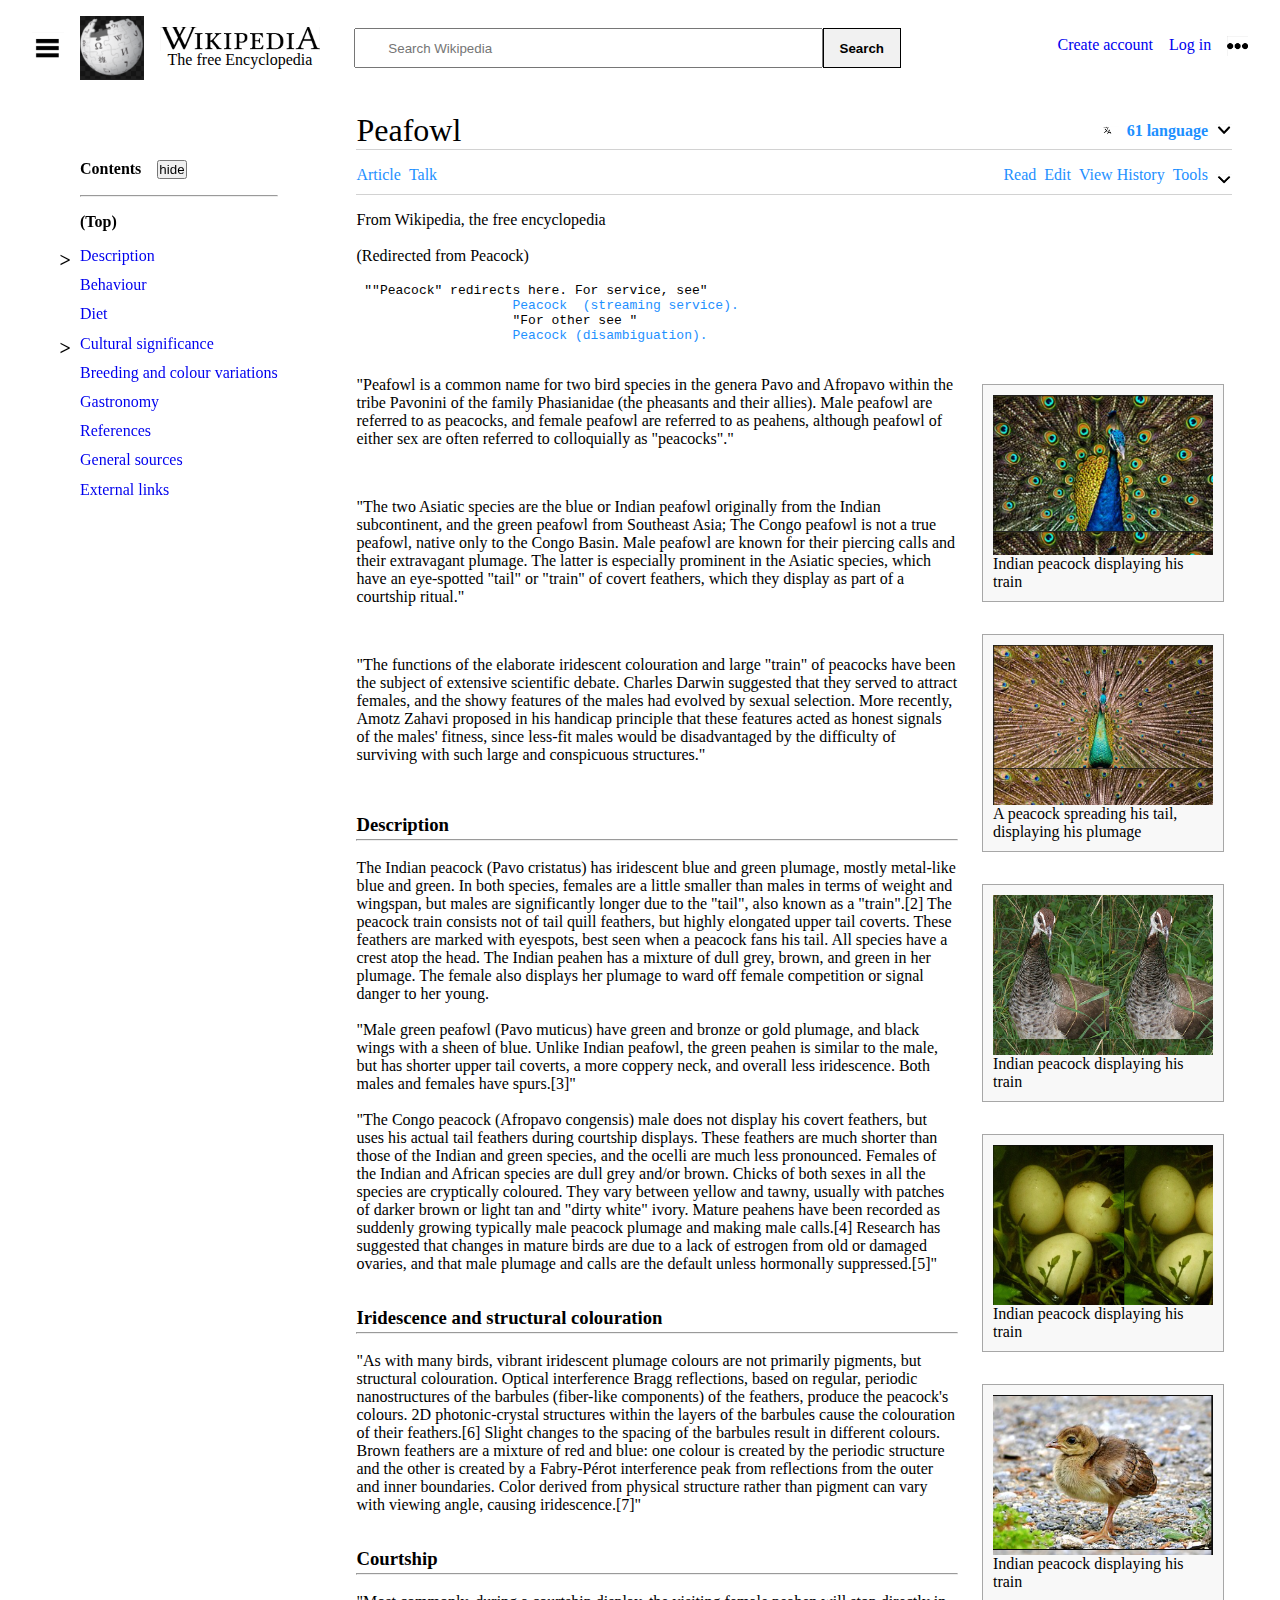
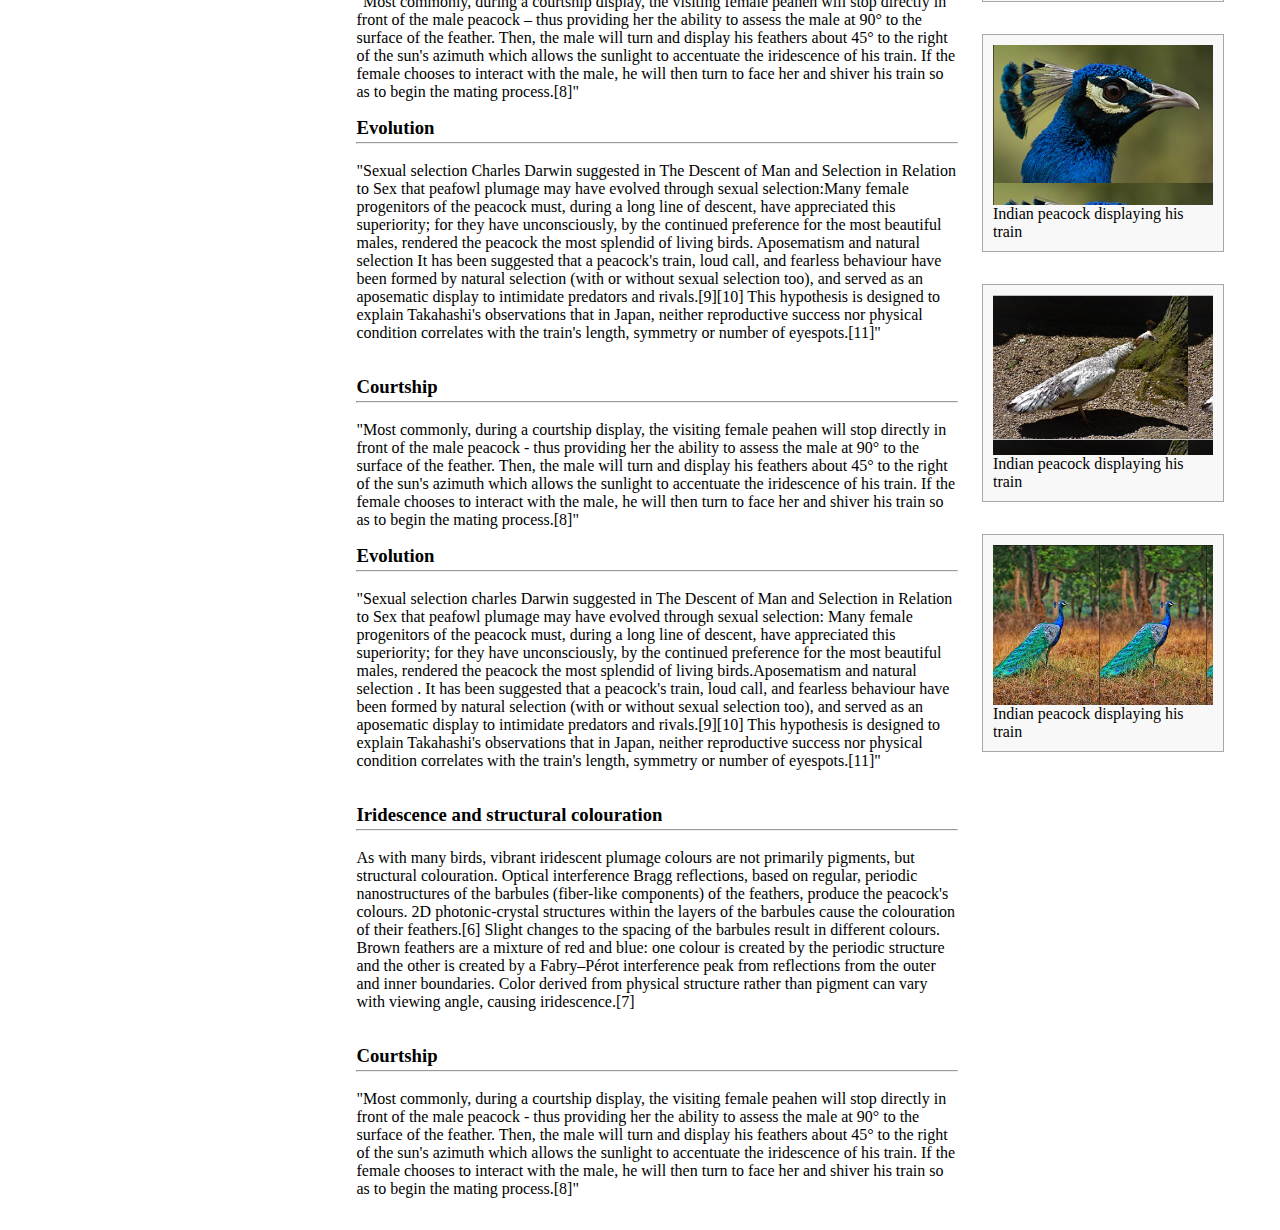
<file: Assignment3/index.html>
<!DOCTYPE html>
<html lang="en">
<meta http-equiv="content-type" content="text/html;charset=UTF-8" />
<meta charset="UTF-8">
<meta name="viewport" content="width=device-width, initial-scale=1.0">
<title>Document</title>
<link rel="stylesheet" href="style.css">

</head>

<body>
    <div class="wrapper">
        <!-- Nav bar -->
    <div class="Navbar">
     <div class="logo">
    <div class="triple-line"> </div>
    <div class="symbol"></div>
    <div class="logo-name">
    <div class="logo-name-img"></div>
    <p>The free Encyclopedia</p>
    </div>
     </div>
     <div class="search-box">
    <i class="fa fa-search" style="position: absolute;  left: 0.5rem; "> </i>
      <input type="text" placeholder="Search Wikipedia" style="padding-left: 2rem; width: 70%; height: 100%;">
    <button class="search-btn">Search</button>
    </div>
     <ul class="nav-list">
         <li><a href='index.html'>Create account</a></li>
          <li><a href="contact.html">Log in</a></li>
          <li><a href="contact.html"><img src="image1.png"style="width: 1.3rem ">
        </a>
        </li>
        </ul>
        </div>
        <!-- landing page -->
        <div class="landing-page">
         <div class="left-sidebar">
            <div id="content-head">
              <h4>Contents</h4>
                <button>hide</button>
                </div>
            <hr>
            <h4>(Top)</h4>
            <ul class="discription">
            <li class="discription-link">
            <p class="grater-symbol grater-symbol1 rotate transition">></p>
             <a href='>'>Description</a>
            <ul class="discription discription-sublist discription-sublist1 sublist active">
            <li><a href='>'>Iridescence and structural colouration</a></li>
            <li><a href="about.html">Courtship</a></li>
            <li><a href="contact.html">Evolution</a></li>
            <ul class=" discription  discription-sublist discription-sublist1">
                 <li><a href='>'>Sexual selection</a></li>
                 <li><a href="about.html">Aposematism and natural selection</a></li>
                <li><a href="contact.html">Female choice</a></li>
                <li><a href="contact.html">Plumage colours as attractants</a></li>
                <li><a href="contact.html">Redundant signal hypothesis</a></li>
                </ul>
                </ul>
                 </li>
                 <li><a href="contact.html">Behaviour</a></li>
                 <li><a href="contact.html">Diet</a></li>
                 <li class="discription-link">
                    <p class="grater-symbol grater-symbol2 roatate transition">></p>
                    <a href="contact.html">Cultural significance</a>
                        <ul class=" discription  discription-sublist discription-sublist2">
                        <li><a href='>'>Sexual selection</a></li>
                        <li><a href="about.html">Aposematism and natural selection</a></li>
                        <li><a href="contact.html">Female choice</a></li>
                        <li><a href="contact.html">Plumage colours as attractants</a></li>
                        <li><a href="contact.html">Redundant signal hypothesis</a></li>
                        </ul>
                </li>
              <li><a href="contact.html">Breeding and colour variations</a></li>
                    <li><a href="contact.html">Gastronomy</a></li>
                    <li><a href="contact.html">References</a></li>
                    <li><a href="contact.html">General sources</a></li>
                    <li><a href="contact.html">External links</a></li>
                </ul>
            </div>
            <div class="main-content-page">
                <div class="maincontent-headbar">
                    <p style="font-size: 2rem;">Peafowl</p>
                    <div class="language">
                        <img src="image2.png" class="down-btn" alt>
                        <p style="color: dodgerblue; font-weight: 600;">61 language</p>
                        <img src="image3.png" class="down-btn"></img>
                    </div> 
                </div>
                <div class="maincontent-nabbar">
                    <ul class="article-bar">
                        <div class="articlebar-eachcontent">
                            <li><a href='>'>Article</a></li>
                            <div class="dash"></div>
                        </div>
                        <div class="articlebar-eachcontent">
                            <li class="talk-button">
                            <a href='>'>Talk</a></li>
                            <div class="dash"></div>
                        </div>
                    </ul>

                    <ul class="list-bar">
                        <div class="articlebar-eachcontent">
                            <li><a href='>'>Read</a></li>
                            <div class="dash"></div>
                        </div>
                        <div class="articlebar-eachcontent">
                            <li><a href="about.html">Edit</a></li>
                            <div class="dash"></div>
                        </div>
                        <div class="articlebar-eachcontent">
                            <li><a href="contact.html">View History</a></li>
                            <div class="dash"></div>
                        </div>
                        <div class="articlebar-eachcontent">
                            <li><a href="contact.html">Tools</a></li>
                            <div class="dash"></div>
                        </div>
                        <img src="image3.png" class="down-btn"></img>
                    </ul>
                </div>
                <div class="content-bar">
                    <p>From Wikipedia, the free encyclopedia</p>
                    <br>
                    <P>(Redirected from Peacock)</P>
                    <br>
                    <pre> ""Peacock" redirects here. For service, see"
                    <span style="color: dodgerblue;">Peacock  (streaming service).</span> 
                    "For other see "
                    <span style="color: dodgerblue; ">Peacock (disambiguation).</span>
                    </pre>
                    <br>
                    <div class="paragraph-image-box">
                        <div class="paragraph-box">
                            <p>
                             "Peafowl is a common name for two bird species in the genera Pavo and Afropavo within the
                             tribe Pavonini of the family Phasianidae (the pheasants and their allies). Male peafowl
                             are referred to as peacocks, and female peafowl are referred to as peahens, although
                             peafowl of either sex are often referred to colloquially as "peacocks"."</p>
                            <br>
                            <p>
                                "The two Asiatic species are the blue or Indian peafowl originally from the Indian
                                subcontinent, and the green peafowl from Southeast Asia; The Congo peafowl is not a true
                                peafowl, native only to the Congo Basin. Male peafowl are known for their piercing calls
                                and their extravagant plumage. The latter is especially prominent in the Asiatic
                                species, which have an eye-spotted "tail" or "train" of covert feathers, which they
                                display as part of a courtship ritual."</p>
                            <br>
                            <p>
                                "The functions of the elaborate iridescent colouration and large "train" of peacocks have
                                been the subject of extensive scientific debate. Charles Darwin suggested that they
                                served to attract females, and the showy features of the males had evolved by sexual
                                selection. More recently, Amotz Zahavi proposed in his handicap principle that these
                                features acted as honest signals of the males' fitness, since less-fit males would be
                                disadvantaged by the difficulty of surviving with such large and conspicuous structures."
                            </p>
                            <br>

                            <div class="description-box">
                                <h3 style="padding-bottom: 3px;">Description</h3>
                                <hr>
                                <br>
                                <P>The Indian peacock (Pavo cristatus) has iridescent blue and green plumage, mostly
                                    metal-like blue and green. In both species, females are a little smaller than males
                                    in terms of weight and wingspan, but males are significantly longer due to the
                                    "tail", also known as a "train".[2] The peacock train consists not of tail quill
                                    feathers, but highly elongated upper tail coverts. These feathers are marked with
                                    eyespots, best seen when a peacock fans his tail. All species have a crest atop the
                                    head. The Indian peahen has a mixture of dull grey, brown, and green in her plumage.
                                    The female also displays her plumage to ward off female competition or signal danger
                                    to her young.</P>
                                <br>
                                <p>
                                    "Male green peafowl (Pavo muticus) have green and bronze or gold plumage, and black
                                    wings with a sheen of blue. Unlike Indian peafowl, the green peahen is similar to
                                    the male, but has shorter upper tail coverts, a more coppery neck, and overall less
                                    iridescence. Both males and females have spurs.[3]"</p>
                                <br>
                                <p>
                                    "The Congo peacock (Afropavo congensis) male does not display his covert feathers, but
                                    uses his actual tail feathers during courtship displays. These feathers are much
                                    shorter than those of the Indian and green species, and the ocelli are much less
                                    pronounced. Females of the Indian and African species are dull grey and/or brown.
                                    Chicks of both sexes in all the species are cryptically coloured. They vary between
                                    yellow and tawny, usually with patches of darker brown or light tan and "dirty
                                    white" ivory.
                                    Mature peahens have been recorded as suddenly growing typically male peacock plumage
                                    and making male calls.[4] Research has suggested that changes in mature birds are
                                    due to a lack of estrogen from old or damaged ovaries, and that male plumage and
                                    calls are the default unless hormonally suppressed.[5]"</p>
                                <br>
                            </div>

                            <div class="Iridescence-box">

                                <h3 style="padding-bottom: 3px;">Iridescence and structural colouration</h3>
                                <hr>
                                <br>
                                <p>
                                    "As with many birds, vibrant iridescent plumage colours are not primarily pigments,
                                    but structural colouration. Optical interference Bragg reflections, based on
                                    regular, periodic nanostructures of the barbules (fiber-like components) of the
                                    feathers, produce the peacock's colours. 2D photonic-crystal structures within the
                                    layers of the barbules cause the colouration of their feathers.[6] Slight changes to
                                    the spacing of the barbules result in different colours. Brown feathers are a
                                    mixture of red and blue: one colour is created by the periodic structure and the
                                    other is created by a Fabry-Pérot interference peak from reflections from the outer
                                    and inner boundaries. Color derived from physical structure rather than pigment can
                                    vary with viewing angle, causing iridescence.[7]"</p>
                                <br>

                            </div>

                            <div class="courtship">
                                <h3 style="padding-bottom: 3px;">Courtship</h3>
                                <hr>
                                <br>
                                <p>
                                    "Most commonly, during a courtship display, the visiting female peahen will stop
                                    directly in front of the male peacock – thus providing her the ability to assess the
                                    male at 90° to the surface of the feather. Then, the male will turn and display his
                                    feathers about 45° to the right of the sun's azimuth which allows the sunlight to
                                    accentuate the iridescence of his train. If the female chooses to interact with the
                                    male, he will then turn to face her and shiver his train so as to begin the mating
                                    process.[8]"</p>
                            </div>

                            <div class="evolution">

                                <h3 style="padding-bottom: 3px;">Evolution</h3>
                                <hr>
                                <br>
                                <p>
                                    "Sexual selection Charles Darwin suggested in The Descent of Man and Selection
                                    in Relation to Sex that peafowl plumage may have evolved through sexual
                                    selection:Many female progenitors of the peacock must, during a long line of
                                    descent, have appreciated this superiority; for they have unconsciously, by the
                                    continued preference for the most beautiful males, rendered the peacock the most
                                    splendid of living birds. Aposematism and natural selection It has been
                                    suggested that a peacock's train, loud call, and fearless behaviour have been
                                    formed by natural selection (with or without sexual selection too), and served
                                    as an aposematic display to intimidate predators and rivals.[9][10] This
                                    hypothesis is designed to explain Takahashi's observations that in Japan,
                                    neither reproductive success nor physical condition correlates with the train's
                                    length, symmetry or number of eyespots.[11]"
                                </p>
                                <br>
                            </div>

                            <div class="courtship">

                                <h3 style="padding-bottom: 3px;">Courtship</h3>
                                <hr>
                                <br>
                                <p>
                            "Most commonly, during a courtship display, the visiting female peahen will stop
                            directly in front of the male peacock - thus providing her the ability to assess
                            the male at 90° to the surface of the feather. Then, the male will turn and
                            display his feathers about 45° to the right of the sun's azimuth which allows
                            the sunlight to accentuate the iridescence of his train. If the female chooses
                            to interact with the male, he will then turn to face her and shiver his train so
                            as to begin the mating process.[8]"
                                </p>

                            </div>

                            <div class="evolution">

                                <h3 style="padding-bottom: 3px;">Evolution</h3>
                                <hr>
                                <br>
                <p>
                "Sexual selection charles Darwin suggested in The Descent of Man and Selection
                in Relation to Sex that peafowl plumage may have evolved through
                sexual selection: Many female progenitors of the peacock must, during a long line of
                descent, have appreciated this superiority; for they have unconsciously, by the
                continued preference for the most beautiful males, rendered the peacock the most
                splendid of living birds.Aposematism and natural selection . It has been
                suggested that a peacock's train, loud call, and fearless behaviour have been
                formed by natural selection (with or without sexual selection too), and served
                as an aposematic display to intimidate predators and rivals.[9][10] This
                 hypothesis is designed to explain Takahashi's observations that in Japan,
                 neither reproductive success nor physical condition correlates with the train's
                 length, symmetry or number of eyespots.[11]"
                </p>
                <br>
                </div>
                  <div class="Iridescence-box">

                                <h3 style="padding-bottom: 3px;">Iridescence and structural colouration</h3>
                                <hr>
                                <br>
                                <p>As with many birds, vibrant iridescent plumage colours are not primarily pigments,
                                    but structural colouration. Optical interference Bragg reflections, based on
                                    regular, periodic nanostructures of the barbules (fiber-like components) of the
                                    feathers, produce the peacock's colours. 2D photonic-crystal structures within the
                                    layers of the barbules cause the colouration of their feathers.[6] Slight changes to
                                    the spacing of the barbules result in different colours. Brown feathers are a
                                    mixture of red and blue: one colour is created by the periodic structure and the
                                    other is created by a Fabry–Pérot interference peak from reflections from the outer
                                    and inner boundaries. Color derived from physical structure rather than pigment can
                                    vary with viewing angle, causing iridescence.[7]</p>
                                <br>

                            </div>

                            <div class="courtship">

                                <h3 style="padding-bottom: 3px;">Courtship</h3>
                                <hr>
                                <br>
                                <p>
                          "Most commonly, during a courtship display, the visiting female peahen will stop
                            directly in front of the male peacock - thus providing her the ability to assess
                            the male at 90° to the surface of the feather. Then, the male will turn and
                            display his feathers about 45° to the right of the sun's azimuth which allows
                            the sunlight to accentuate the iridescence of his train. If the female chooses
                            to interact with the male, he will then turn to face her and shiver his train so
                            as to begin the mating process.[8]"
                                </p>

                            </div>

                        </div>


                        <div class="image-box">
                            <div class="img-style">
                                <div class=" image1"></div>
                                <p>Indian peacock displaying his train</p>
                            </div>
                            <div class="img-style">
                                <div class=" image2"></div>
                                <p>A peacock spreading his tail, displaying his plumage</p>
                            </div>
                            <div class="img-style">
                                <div class=" image3"></div>
                                <p>Indian peacock displaying his train</p>
                            </div>
                            <div class="img-style">
                                <div class=" image4"></div>
                                <p>Indian peacock displaying his train</p>
                            </div>
                            <div class="img-style">
                                <div class=" image5"></div>
                                <p>Indian peacock displaying his train</p>
                            </div>
                            <div class="img-style">
                                <div class=" image6"></div>
                                <p>Indian peacock displaying his train</p>
                            </div>
                            <div class="img-style">
                                <div class=" image7"></div>
                                <p>Indian peacock displaying his train</p>
                            </div>
                            <div class="img-style">
                                <div class=" image8"></div>

                                <p>Indian peacock displaying his train</p>
                            </div>









                        </div>

                    </div>
                </div>
            </div>

            <!-- .....................................................page 2 content -->

            <div class="main-content-page2">
                <div class="maincontent-headbar">
                    <p style="font-size: 2rem;">Peafowl</p>
                    <div class="language">
                        <img src="image2.png" class="down-btn" alt="">
                        <p style="color: dodgerblue; font-weight: 600;">61 language</p> -->
                        <img src="image3.png"
                            class="down-btn"></img>
                    </div>
                </div>
                <div class="maincontent-nabbar">
                    <ul class="article-bar">
                        <div class="articlebar-eachcontent">
                            <li class="article-button">
                            <a href='>'>Article</a></li>
                            <div class="dash"></div>
                        </div>
                        <div class="articlebar-eachcontent">
                            <li><a href='>'>Talk</a></li>
                            <div class="dash"></div>
                        </div>

                    </ul>

                    <ul class="list-bar">
                        <div class="articlebar-eachcontent">
                            <li><a href='>'>Read</a></li>
                            <div class="dash"></div>
                        </div>
                        <div class="articlebar-eachcontent">
                            <li><a href="about.html">Edit</a></li>
                            <div class="dash"></div>
                        </div>
                        <div class="articlebar-eachcontent">
                            <li><a href="contact.html">Add Topics</a></li>
                            <div class="dash"></div>
                        </div>
                        <div class="articlebar-eachcontent">
                            <li><a href="contact.html">View History</a></li>
                            <div class="dash"></div>
                        </div>
                        <div class="articlebar-eachcontent">
                            <li><a href="contact.html">Tools</a></li>
                            <div class="dash"></div>
                        </div>
                        <img src="image3.png"class="down-btn"></img>
                    </ul>
                </div>
                <p>From Wikipedia, the free encyclopedia</p>
                <div class="center-box">
                    <div class="bitcoin-box">
                        <img src="image4.png"
                            width="40" height="40">
                        <div class="center-para">
                            <p> This <span class="underline-effect" style="color: dodgerblue; font-weight: 600;">level-4
                                  vital article</span> is rated B-class on Wikipedia's content assessment scale.</p>
                            <p>It is of interest to the following WikiProjects:</p>
                        </div>
                        <p style="color: dodgerblue; font-weight: 600; margin-right: 0.8rem;" class="underline-effect">
                            [hide]</p>
                    </div>
                    <div class="bird-box">
                        <div style="display: flex; gap: 1rem; "><img
                                src="image5.png"
                                width="30" height="20" style="margin-right: 1rem;">
                            <p style="color: dodgerblue; font-weight: 600;" class="underline-effect">Birds</p>
                            <p style="background-color: rgb(245, 221, 255);">Mid Importants</p>
                        </div>
                        <p style="color: dodgerblue; font-weight: 600;" class="underline-effect">[Show]</p>
                    </div>
                    <hr
                        style="height: 8px; width: 734px;  position: relative; right: 16.5px; border: 1px solid black; background-color: white;">

                    <div class="spaker-box">
                        <img src="image6.png"
                            width="40" height="40" alt="">
                        <div class="center-para">
                            <p style="margin-bottom: 1rem;">There is a request, submitted by Catfurball, for an audio
                                version of this article to be created. For<br> further information, see <span
                                    style="color: dodgerblue; font-weight: 600; cursor: pointer; "
                                    class="wikipedia-underline">WikiProject Spoken Wikipedia.</span></p>
                            <p>The rationale behind the request is: "Important".</p>
                        </div>
                    </div>
                </div>
                <div class="paragraph-box-box">
                    <div class="paragraph-box">
                        <p style="font-size: 1.5rem; border-bottom: 1px solid rgb(173, 173, 173); padding-bottom: 2px;">
                            Wikipedia Ambassador Program assignment <span class="wikipedia-underline">[edit]</span></p>
                        <p>This article was the subject of an <span class="wikipedia-underline"> educational
                                assignment</span> at Washington University supported by the <span
                                class="wikipedia-underline"> Wikipedia Ambassador</span> Program during the 2012 Fall
                            term. Further details are available <span class="wikipedia-underline">on the course
                                page.</span></p>
                        <br>
                        <p>Above message substituted from {{WAP assignment}} on 15:01, 7 January 2023 (UTC)</p>
                    </div>
                    <div class="block-box">
                        <img src="image7.png"
                            width="50">
                        <p>Archives</p>
                        <p>1</p>
                        <input type="text" style="padding: 0.4rem 1rem;">
                        <button style="padding:0.5rem 1rem; ">Search archives</button>
                    </div>

                </div>


                <div class="para-box">
                    <div class="Iridescence-box">

                        <h3 style="padding-bottom: 3px;">Iridescence and structural colouration<span
                                class="wikipedia-underline">[edit]</span></h3>
                        <hr>
                        <br>
                        <p>As with many birds, vibrant iridescent plumage colours are not primarily pigments, but
                            structural colouration. Optical interference Bragg reflections, based on regular, periodic
                            nanostructures of the barbules (fiber-like components) of the feathers, produce the
                            peacock's colours. 2D photonic-crystal structures within the layers of the barbules cause
                            the colouration of their feathers.[6] Slight changes to the spacing of the barbules result
                            in different colours. Brown feathers are a mixture of red and blue: one colour is created by
                            the periodic structure and the other is created by a Fabry–Pérot interference peak from
                            reflections from the outer and inner boundaries. Color derived from physical structure
                            rather than pigment can vary with viewing angle, causing iridescence.[7]</p>
                        <br>

                    </div>

                    <div class="courtship">
                        <h3 style="padding-bottom: 3px;">
                            Courtship <span class="wikipedia-underline">[edit]</span>
                        </h3>
                        <hr>
                        <br>
                        <p>
                            "Most commonly, during a courtship display, the visiting female peahen will stop
                            directly in front of the male peacock - thus providing her the ability to assess
                            the male at 90° to the surface of the feather. Then, the male will turn and
                            display his feathers about 45° to the right of the sun's azimuth which allows
                            the sunlight to accentuate the iridescence of his train. If the female chooses
                            to interact with the male, he will then turn to face her and shiver his train so
                            as to begin the mating process.[8]"
                        </p>

                    </div>
                    <div class="evolution">
                        <h3 style="padding-bottom: 3px;">"Evolution "
                            <span class="wikipedia-underline">[edit]</span>
                        </h3>
                        <hr>
                        <br>
                        <p>
                            "Sexual selection Charles Darwin suggested in The Descent of Man and Selection
                            in Relation to Sex that peafowl plumage may have evolved through sexual
                            selection:Many female progenitors of the peacock must, during a long line of
                            descent, have appreciated this superiority; for they have unconsciously, by the
                            continued preference for the most beautiful males, rendered the peacock the most
                            splendid of living birds. Aposematism and natural selection It has been
                            suggested that a peacock's train, loud call, and fearless behaviour have been
                            formed by natural selection (with or without sexual selection too), and served
                            as an aposematic display to intimidate predators and rivals.[9][10] This
                            hypothesis is designed to explain Takahashi's observations that in Japan,
                            neither reproductive success nor physical condition correlates with the train's
                            length, symmetry or number of eyespots.[11]"
                        </p>
                        <br>
                    </div>
                    <div class="courtship">
                        <h3 style="padding-bottom: 3px;">Courtship
                            <span class="wikipedia-underline">[edit]</span>
                        </h3>
                        <hr>
                        <br>
                        <p>
                            "Most commonly, during a courtship display, the visiting female peahen will stop
                            directly in front of the male peacock - thus providing her the ability to assess
                            the male at 90° to the surface of the feather. Then, the male will turn and
                            display his feathers about 45° to the right of the sun's azimuth which allows
                            the sunlight to accentuate the iridescence of his train. If the female chooses
                            to interact with the male, he will then turn to face her and shiver his train so
                            as to begin the mating process.[8]"
                        </p>
                    </div> ╝

                    <div class="evolution">
                        <h3 style="padding-bottom: 3px;">
                            "Evolution "
                            <span class="wikipedia-underline">[edit]</span>
                        </h3>
                        <hr>
                        <br>
                        <p>
                            "Sexual selection charles Darwin suggested in The Descent of Man and Selection
                            in Relation to Sex that peafowl plumage may have evolved through
                            sexual selection: Many female progenitors of the peacock must, during a long line of
                            descent, have appreciated this superiority; for they have unconsciously, by the
                            continued preference for the most beautiful males, rendered the peacock the most
                            splendid of living birds.Aposematism and natural selection . It has been
                            suggested that a peacock's train, loud call, and fearless behaviour have been
                            formed by natural selection (with or without sexual selection too), and served
                            as an aposematic display to intimidate predators and rivals.[9][10] This
                            hypothesis is designed to explain Takahashi's observations that in Japan,
                            neither reproductive success nor physical condition correlates with the train's
                            length, symmetry or number of eyespots.[11]"
                        </p>
                        <br>
                    </div>
                </div>
            </div>
        </div>
    </div>
    <script src="index.js"></script>
</body>

</html>
</file>
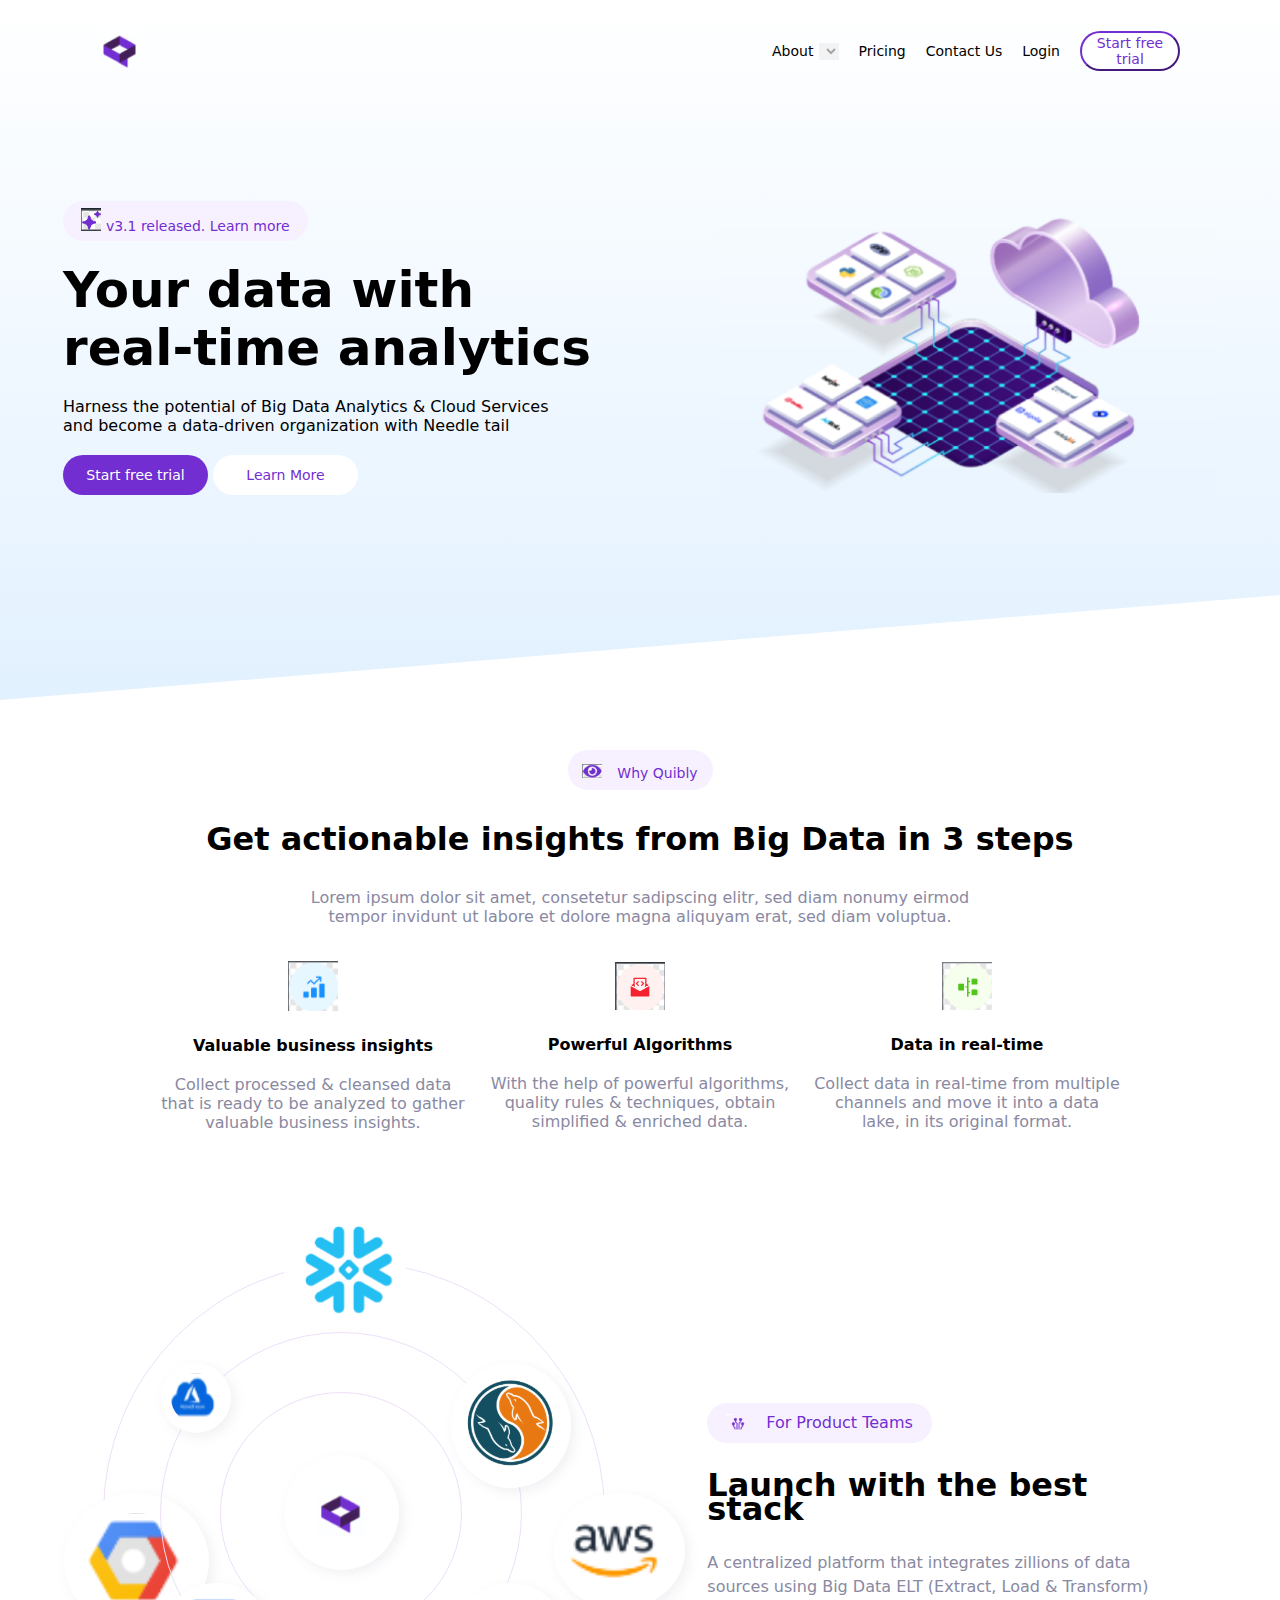
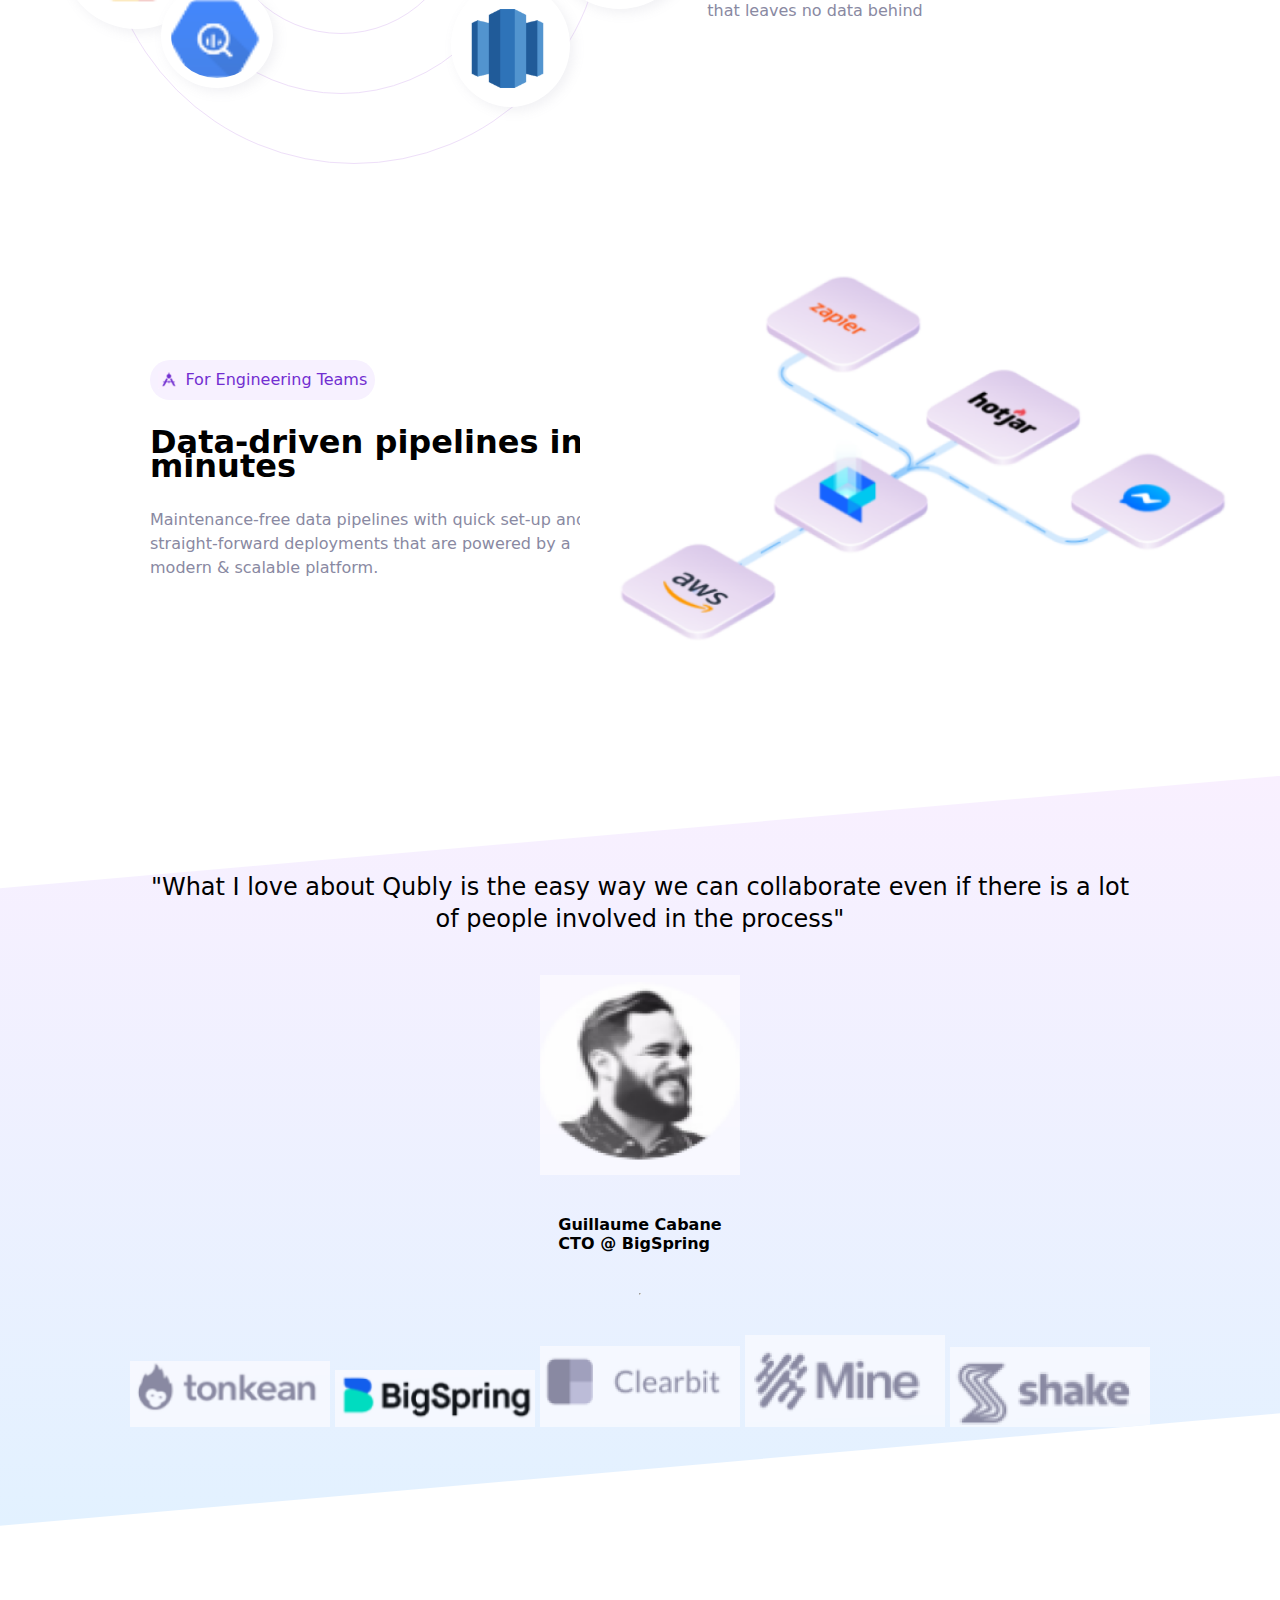
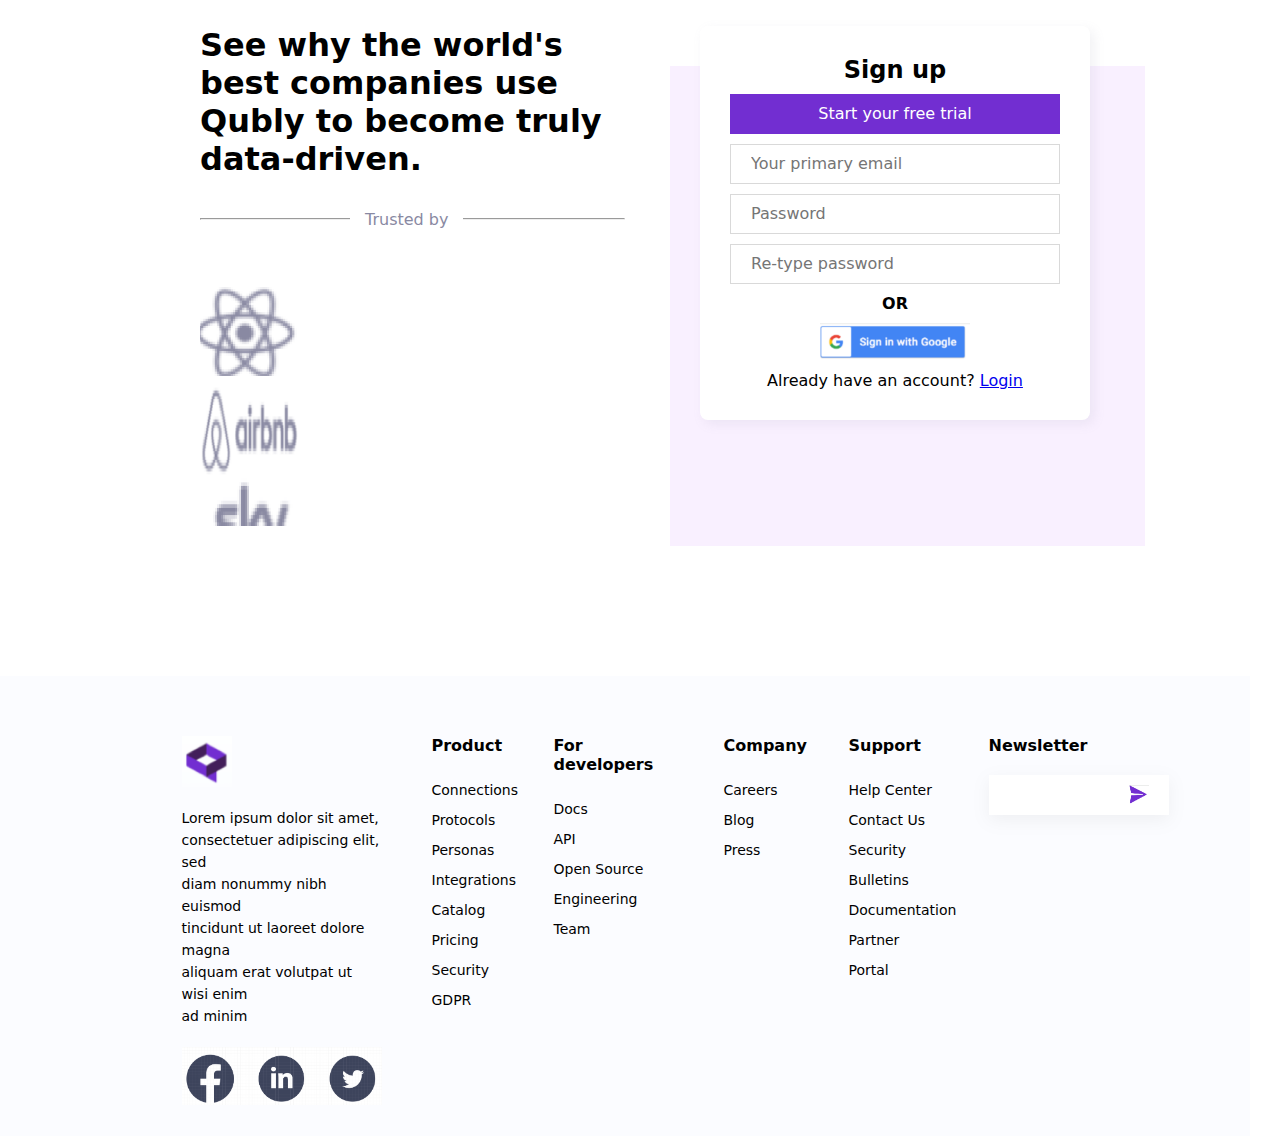
<file: Assignment5/index.html>
<html lang="en">
<head>
    <meta charset="UTF-8">
    <meta name="viewport" content="width=device-width, initial-scale=1.0">
    <title>Animation</title>
    <link rel="stylesheet" href="style.css">
</head>
<body>
    <div>
        <div class="bg">
        <div class="navbar">
            <div><img src="image1.png" alt="" width="40px"></div>
            <div class="subnav">
                <div><a href="#"><label for="about"></label>About</a>
                    <select name="about" id="about" disabled="disabled" style="border: none;"></select></div>
                <div><a href="#">Pricing</a></div>
                <div><a href="#">Contact Us</a></div>
                <div><a href="#">Login</a></div>
                <div><button>Start free trial</button></div>
            </div>
        </div>
        <div class="hero">
            <div class="hero1">
                <div><button id="b1"><img src="image7.png" alt="" width="20px"> v3.1 released. Learn more</button></div>
                <div><h1>Your data with</h1>
                <h1> real-time analytics</h1></div>
                <div><p>Harness the potential of Big Data Analytics & Cloud Services </p>
                <p>and become a data-driven organization with Needle tail</p></div>
                <div class="subhero">
                    <div><button id="b2">Start free trial</button></div>
                    <div><button id="b3">Learn More</button></div>
                </div>
            </div>
            <div>
                <img src="image2.png" alt="" width="500px">
            </div>
        </div>
        </div>

        <div class="sec1">
            <div><button id="b1" style="width: 145px;"><img src="image6.png" alt="" width="20px" style="padding:5px 15px 0 0;">Why Quibly</button></div>
            <div><h1>Get actionable insights from Big Data in 3 steps</h1></div>
            <div><p style="width: 672px;text-align:center">Lorem ipsum dolor sit amet, consetetur sadipscing elitr, sed diam nonumy eirmod tempor invidunt ut labore et dolore magna aliquyam erat, sed diam voluptua.</p></div>
            <div class="subsec1">
                <div class="sec1box">
                    <div><img src="image5.png" alt="" width="50px"></div>
                    <div><h4>Valuable business insights</h4></div>
                    <div><p>Collect processed & cleansed data that is ready to be analyzed to gather valuable business insights.</p></div>
                </div>
                <div class="sec1box">
                    <div><img src="image4.png" alt="" width="50px"></div>
                    <div><h4>Powerful Algorithms</h4></div>
                    <div><p>With the help of powerful algorithms, quality rules & techniques, obtain simplified & enriched data.</p></div>
                </div>
                <div class="sec1box">
                    <div><img src="image3.png" alt="" width="50px"></div>
                    <div><h4>Data in real-time</h4></div>
                    <div><p>Collect data in real-time from multiple channels and move it into a data lake, in its original format.</p></div>
                </div>
            </div>
        </div>

        <div class="sec2">
            <div class="sec2box1">
                <div><img  id="img5" src="image31.png" alt=""></div>
                <div><img  id="img6" src="image30.png" alt=""></div>
                <div><img  id="img7"  src="image29.png" alt=""></div>
                
            </div>
            <div class="sec2box5">
                <div><img id="img1"  src="image28.png" alt=""></div>
                    <div><img id="img2" src="image27.png" alt=""></div>
                    <div><img id="img3" src="image26.png" alt=""></div>
                    <div><img id="img4" src="image25.png" alt=""></div>
                    <div class="sec2box2">
                        <div class="sec2box3">
                            <div class="sec2box4"><img src="image1.png" alt="" width="48px" height="48px"></div>
                        </div>
                    </div>
            </div>
            <div class="subsec2">
                <div><button id="btn" ><img src="image24.png" alt="" width="20px"> For Product Teams</button></div>
                <div><h1>Launch with the best stack</h1></div>
                <div><p>A centralized platform that integrates zillions of data sources using Big Data ELT (Extract, Load & Transform) that leaves no data behind</p></div>
            </div>
        </div>

       <div class="sec3">
            <div class="subsec3">
                <div><button id="btn"><img src="image21.png" alt="" width="20px">For Engineering Teams</button></div>
                <div><h1 style="width: 510px;">Data-driven pipelines in minutes</h2></div>
                <div><p style="width: 450px;">Maintenance-free data pipelines with quick set-up and straight-forward deployments that are powered by a modern & scalable platform.</p></div>
            </div>
            <div>
                <img id="sec3img" src="image20.png" alt="" width="680px">
            </div>

       </div>

       <div class="sec4">
            <div><h3>"What I love about Qubly is the easy way we can collaborate even if there is a lot </h3>
                <h3 style="text-align: center;">of people involved in the process"</h3></div>
            <div><img src="image19.png" alt="" height="200px" width="200px"></div>
            <div><h4>Guillaume Cabane</h4><h4> CTO @ BigSpring</h4></div>
            <hr>
            <div>
                <img src="image14.png" alt="Tonkean logo" width="200px">
                <img src="image15.png" alt="BigSpring logo" width="200px">
                <img src="image16.png" alt="Clearbit logo" width="200px">
                <img src="image17.png" alt="Mine logo" width="200px">
                <img src="image18.png" alt="Shake logo" width="200px">
            </div>
       </div>

       <div class="sec5">
        <div class="subsec5">
            <div class="sec5box"><h1>See why the world's best companies use Qubly to become truly data-driven.</h1>
                <hr style="margin: 40px auto ;position:relative"><span >Trusted by</span>
            </div>
            <div class="sec5anima">  
                <img src="image10.png" alt="Accenture" width="100px" height="100px">
                <img src="image11.png" alt="React" width="100px"  height="100px">
                <img src="image12.png" alt="Airbnb" width="100px"  height="100px">
                <img src="image13.png" alt="Sky" width="100px"  height="100px">
            </div> 
            <div class="sec5box2"></div>
        </div>
        <div id="sec5border"></div>
        <div class="sub2sec5">
            
            <div><h2>Sign up</h2></div>
            <div><button id="btn1">Start your free trial</button></div>
            <div><input type="email" name="" id="" placeholder="Your primary email"></div>
            <div><input type="password" placeholder="Password"></div>
            <div><input type="password" placeholder="Re-type password"></div>
            <div><h4>OR</h4></div>
            <div><img src="image23.png" alt="" width="150px"></div>
            <div><p>Already have an account? <a href="#">Login</a></p></div>
        </div>
       </div>

       <div class="sec6">
        <div  style="width: 200px;" id="sec6div">
            <div><img src="image1.png" alt="" width="50px"></div>
            <div><p style="line-height: 22px;">Lorem ipsum dolor sit amet, <br>
                consectetuer adipiscing elit, sed<br>
                 diam nonummy nibh euismod <br>
                 tincidunt ut laoreet dolore magna<br>
                  aliquam erat volutpat ut wisi enim<br>
                   ad minim</p></div>
            <div><img src="image9.png" alt="" width="200px"></div>
        </div>
        <div style="width: 72px;"  id="sec6div">
            <div><h4>Product</h4></div>
            <div><p >Connections
                Protocols
                Personas
                Integrations
                Catalog
                Pricing
                Security
                GDPR</p>
            </div>
            
        </div>
        <div style="width: 120px;"  id="sec6div">
            <div><h4>For developers</h4></div>
            <div><p>Docs</p>
               <p> API</p>
                <p>Open Source</p>
                <p>Engineering Team</p>
                </div>
        </div>
        <div style="width: 75px;"  id="sec6div">
            <div><h4>Company</h4></div>
            <div>
                <p>Careers</p>
                <p>Blog</p>
                <p>Press</p>
            </div>
        </div>
        <div style="width: 90px;"  id="sec6div">
            <div><h4>Support</h4></div>
            <div><p>Help Center
                Contact Us
                Security
                Bulletins
                Documentation
                Partner
                Portal</p></div>
        </div>
        <div style="width: 50px;"  id="sec6div">
            <div><h4>Newsletter</h4></div>
            <div><button><span style="margin-left: 120px;">
                <img src="image22.png" alt="" height="20px" width="20px"></span></button></div>
        </div>
        
       </div>


    </div>
    
</body>
</html>
</file>
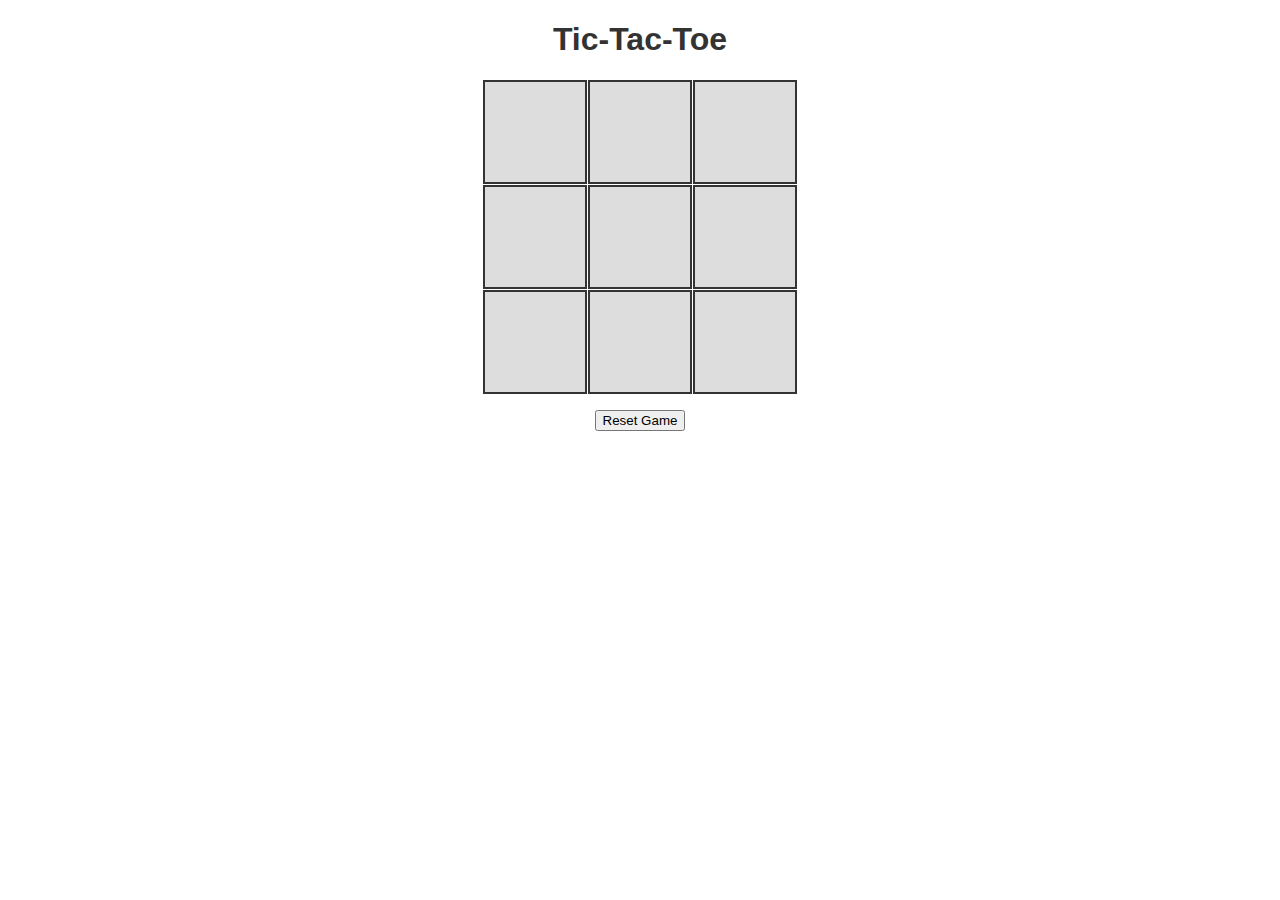
<file: Assignment7/index.html>
<!DOCTYPE html>
<html lang="en">
<head>
    <meta charset="UTF-8">
    <meta name="viewport" content="width=device-width, initial-scale=1.0">
    <title>Tic-Tac-Toe</title>
  <link rel="stylesheet" href="style.css">
</head>
<body>
    <h1 id="winner">Tic-Tac-Toe</h1>
    <div class="board" id="board"></div>
    <button onclick="resetGame()">Reset Game</button>

    <script src="script.js"></script>     
   
</body>
</html>
</file>
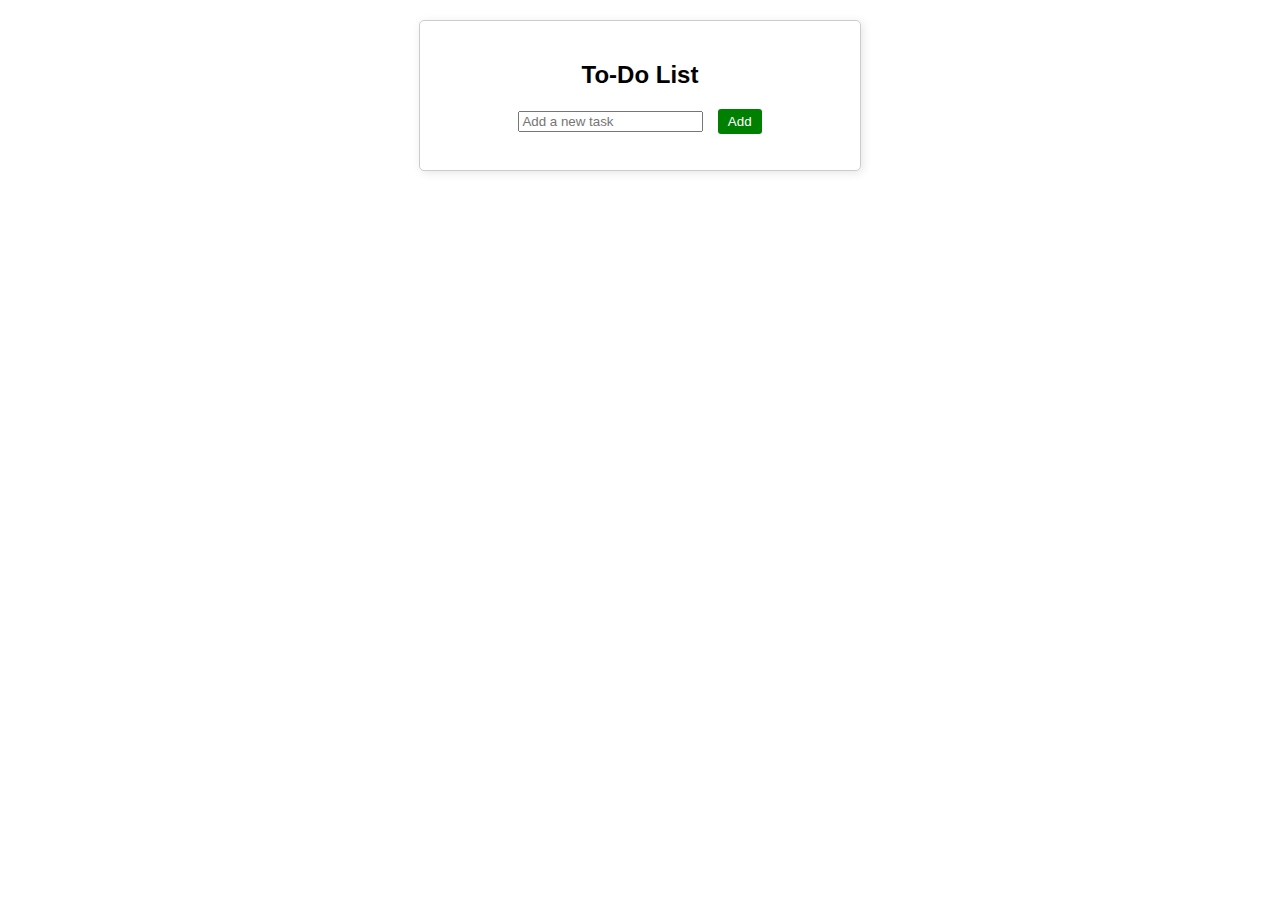
<file: Assignmet6/index.html>
<!DOCTYPE html>
<html lang="en">
<head>
    <meta charset="UTF-8">
    <meta name="viewport" content="width=device-width, initial-scale=1.0">
    <title>To-Do List</title>
    <link rel="stylesheet" href="style.css">
</head>
<body>
    <div class="container">
        <h2>To-Do List</h2>
        <input type="text" id="taskInput" placeholder="Add a new task">
        <button onclick="addTask()" style="background-color: green;">Add</button>
        <ul id="taskList"></ul>
    </div>
    <script src="script.js"> </script>
</body>
</html>
</file>
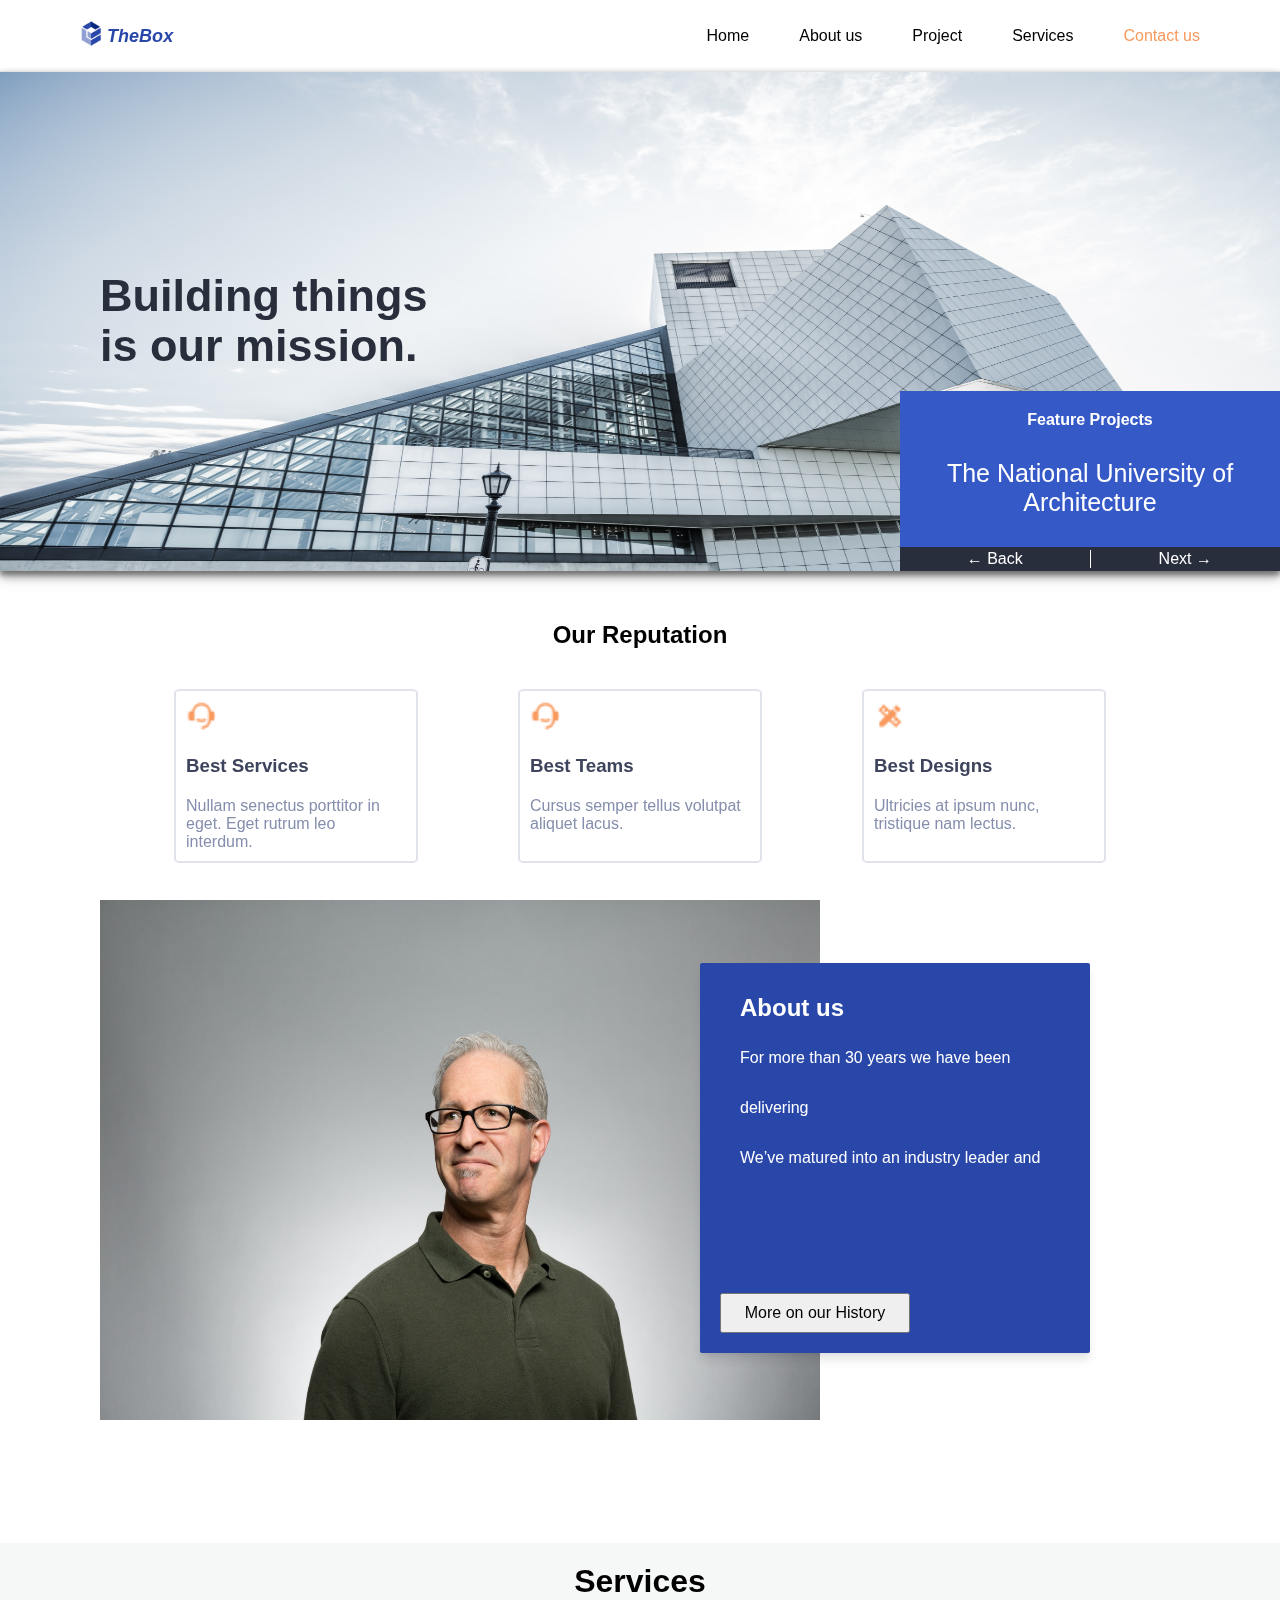
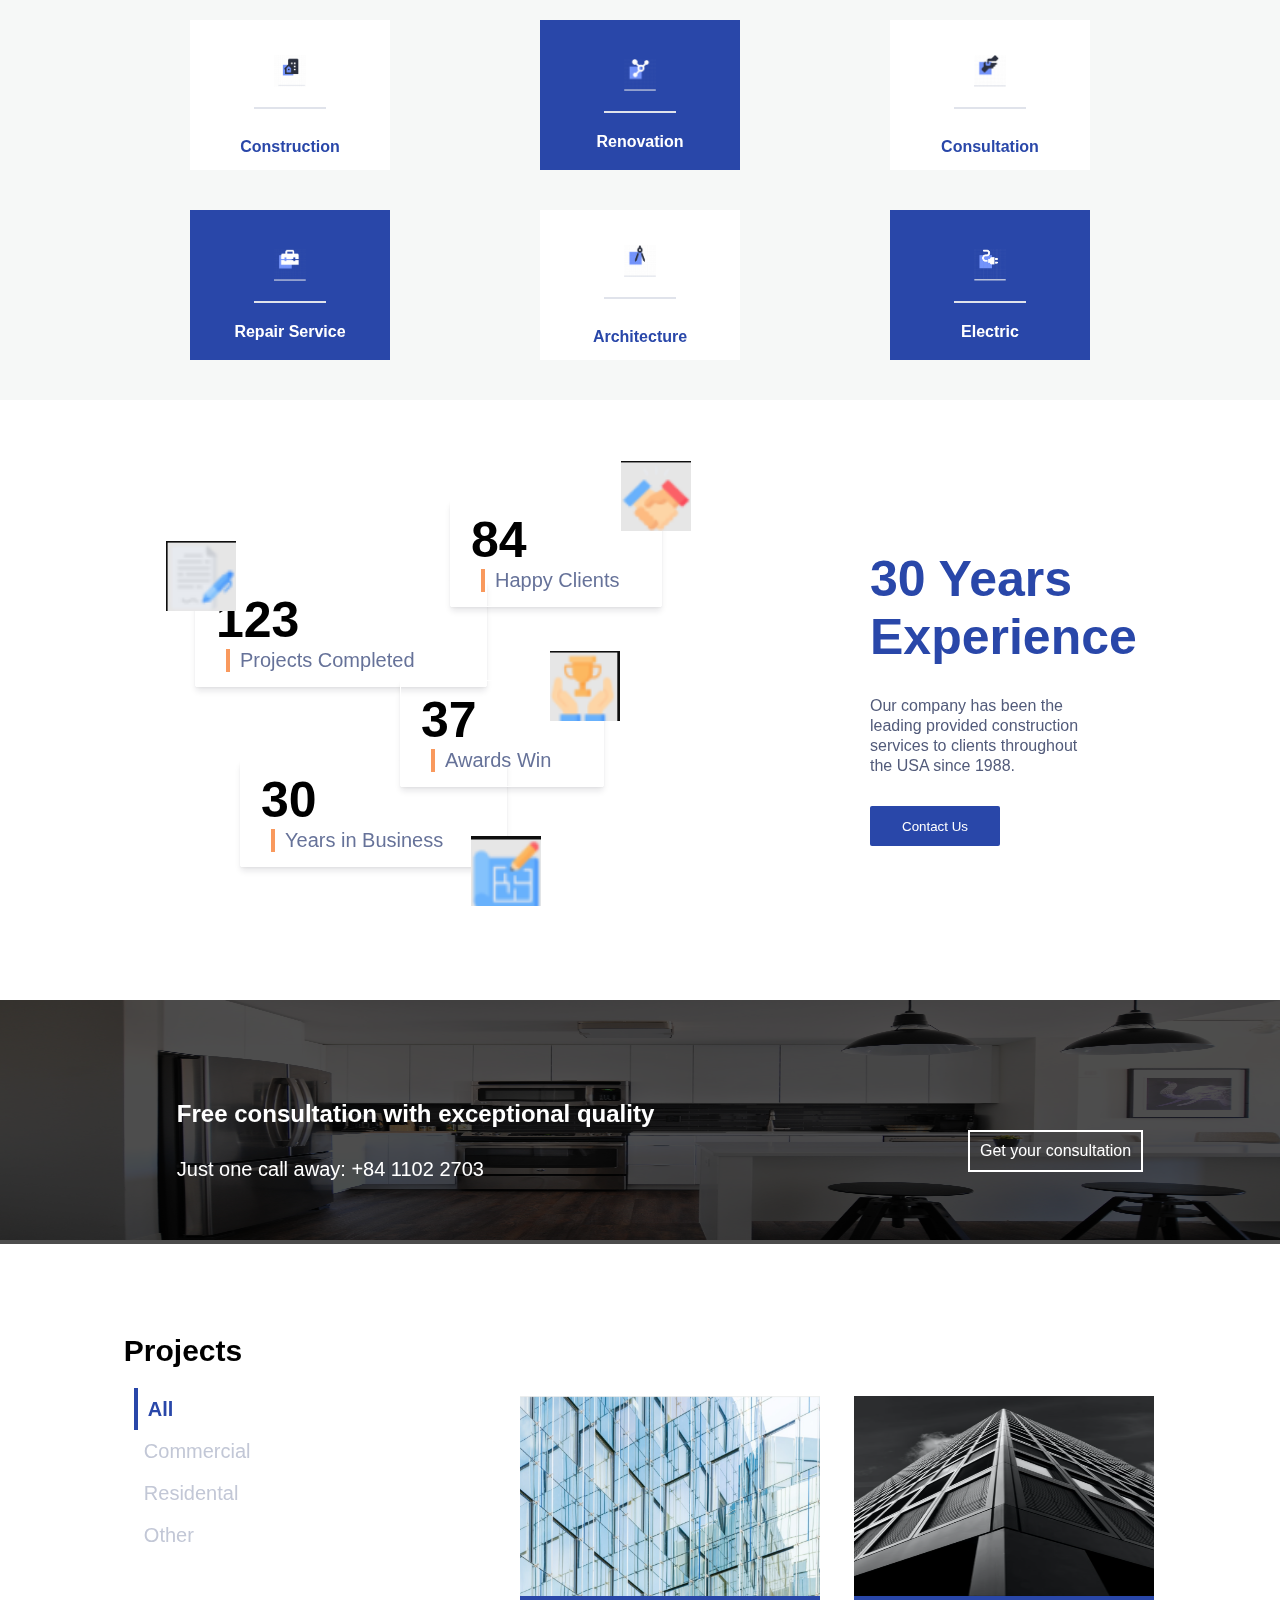
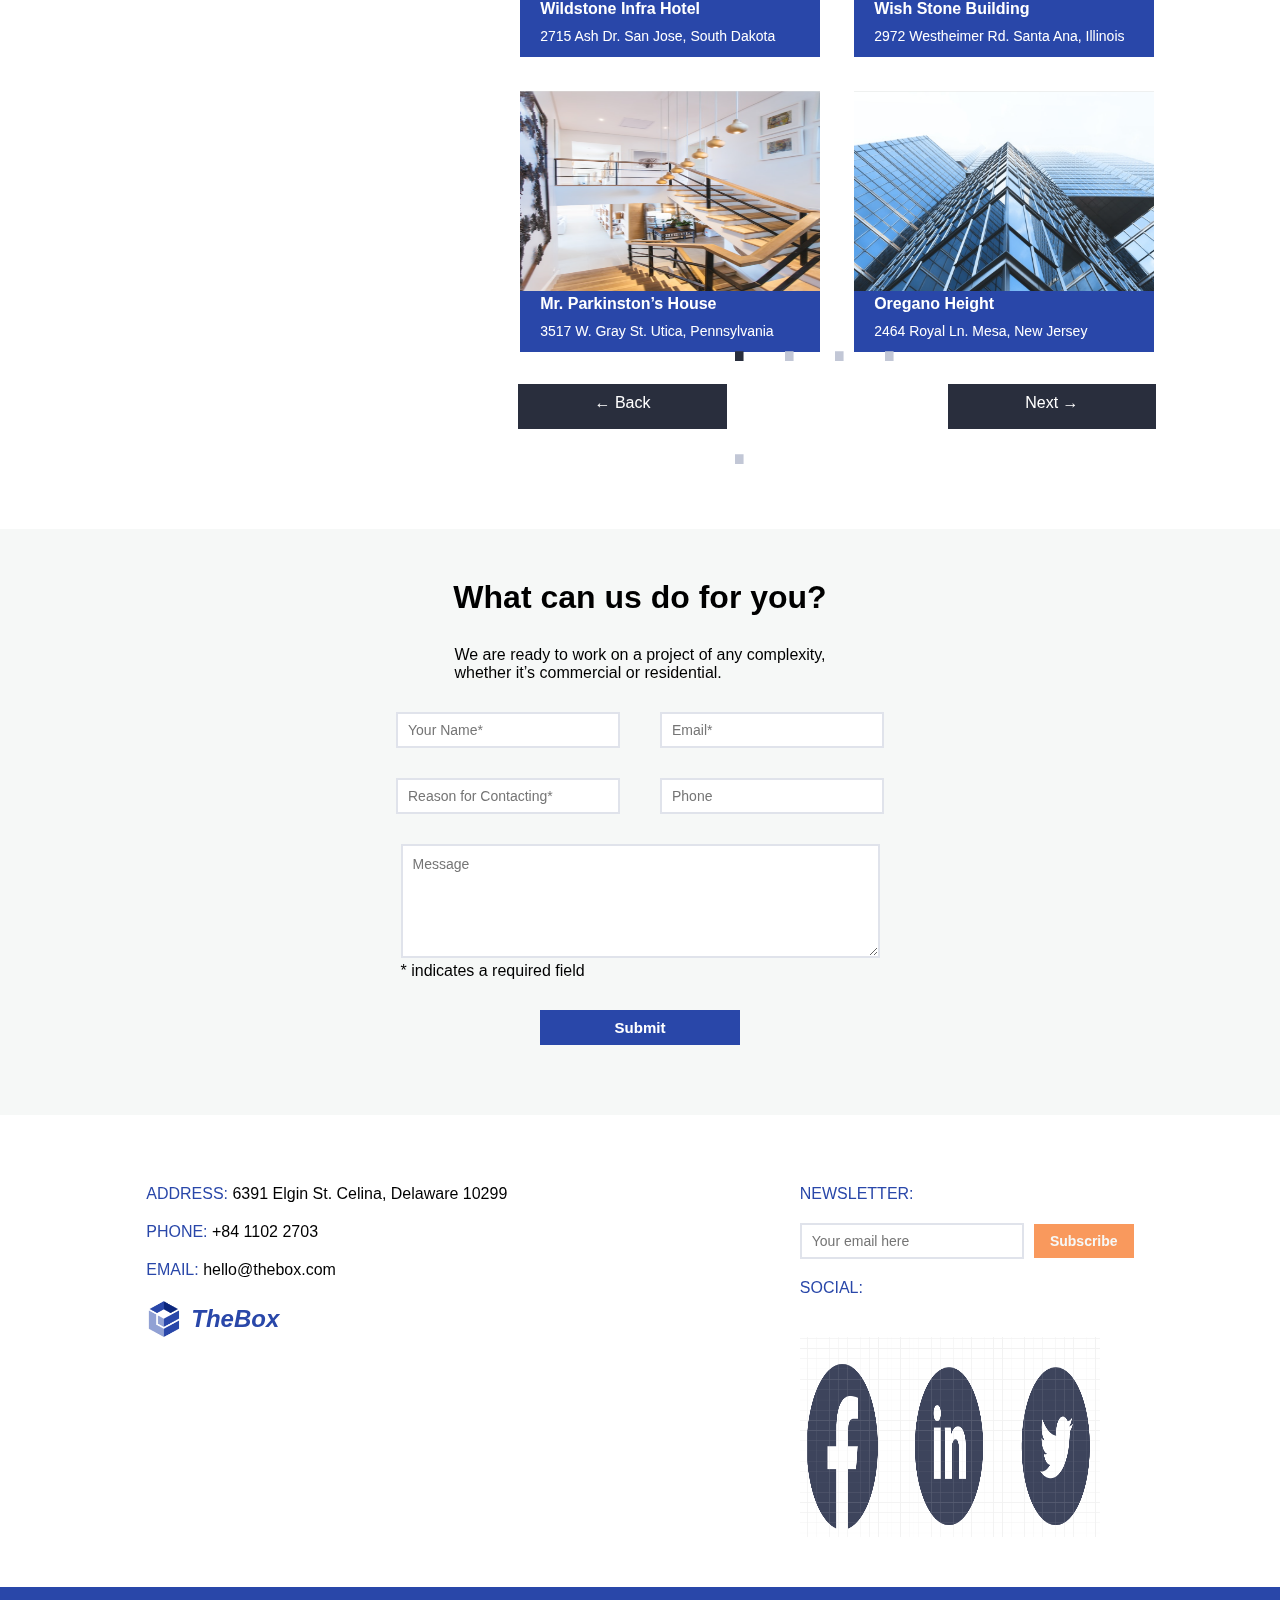
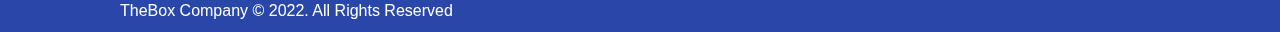
<file: Assignment4/Assignment4/index.html>
<!DOCTYPE html>
<html lang="en">
<head>
    <meta charset="UTF-8">
    <meta name="viewport" content="width=device-width, initial-scale=1.0">
    <title>The box</title>
    <link rel="stylesheet" href="style.css">
    
</head>
<body>
    <div class="layout">
        <div class="navbar">
            <div class="subnav" style="gap:5px">
                <div><img src="image1.png" alt="" height="27px" width="22px"></div>
                <div id="head"><h2>TheBox</h2></div>
            </div>
            <div class="subnav">
                    <div>Home</div>
                    <div>About us</div>
                    <div>Project</div>
                    <div>Services</div>
                    <div style="color: #F9995D;">Contact us</div>
            
            </div>

        </div>

        <div class="hero">
            <img src="image2.png" alt="" width="100%">
            <h1 id="text">Building things is our mission.</h1>
            <div id="bluebox">
                <div><p style="text-align: center;font-weight:700">Feature Projects</p>
                    <p id="boxtext" >The National University of Architecture</p>
                </div>
                <div id="subbluebox"> 
                    <div style="width: 50%;border-right:1px solid ">&larr; Back</div>
                    
                    <div style="width: 50%;">Next &rarr;</div>
                </div>
            </div>
        </div>

        <div class="sec1">
            <div><h2>Our Reputation</h2></div>
            <div class="subsec1">
                <div class="box">
                    <div><img src="image3.png" alt="" height="30px" width="30px"></div>
                    <div><h3>Best Services</h3></div>
                    <div><p>Nullam senectus porttitor in eget. Eget rutrum leo interdum.</p></div>
                </div>
                <div class="box">
                    <div><img src="image3.png" alt="" height="30px" width="30px"></div>
                    <div><h3>Best Teams</h3></div>
                    <div><p>Cursus semper tellus volutpat aliquet lacus. </p></div>
                </div>
                <div class="box">
                    <div><img src="image4.png" alt="" height="30px" width="30px"></div>
                    <div><h3>Best Designs</h3></div>
                    <div><p>Ultricies at ipsum nunc, tristique nam lectus.</p></div>
                </div>
                
            </div>
        </div>

        <div class="sec2">
            <img src="image5.png" alt="" >
            <div id="sec2box">
                <div id="sec2text">
                    <div><h2>About us</h2></div>
                    <div><p>For more than 30 years we have been delivering</p>
                        <p>We’ve matured into an industry leader and</p></div>
                </div>

                <div><button>More on our History</button></div>
            </div>

        </div>

        <div class="sec3">
            <h1>Services</h1>
            <div class="subsec3">
                <div class="sec3box1"><img src="image6.png" alt=""><h4>Construction</h4></div>
                <div class="sec3box2"><img src="image7.png" alt=""><h4>Renovation</h4></div>
                <div class="sec3box1"><img src="image8.png" alt=""><h4>Consultation</h4></div>
                <div class="sec3box2"><img src="image9.png" alt=""><h4>Repair Service</h4></div>
                <div class="sec3box1"><img src="image10.png" alt=""><h4>Architecture</h4></div>
                <div class="sec3box2"><img src="image11.png" alt=""><h4>Electric</h4></div>
            </div>

        </div>

        <div class="sec4">
            <div class="subsec4">
                <div id="icon"><h1>84</h1><img src="image21.png" alt=""><p>Happy Clients</p></div>
                <div id="icon1"><h1>123</h1><img src="image20.png" alt=""><p>Projects Completed</p></div>
                <div id="icon2"><h1>37</h1><img src="image19.png" alt=""><p>Awards Win</p></div>
                <div id="icon3"><h1>30</h1><img src="image18.png" alt=""><p>Years in Business</p></div>

            </div>
            <div class="sub2sec4">
                <div><h1>30 Years</h1>
                <h1>Experience</h1></div>
                <div><p>Our company has been the <br>leading provided construction <br> services to clients throughout <br> the USA since 1988.</p></div>
                <div><button>Contact Us</button></div>
            </div>
        </div>

        <div class="sec5">
            <img src="image17.png" alt="" height="240px" width="100%">
        <div class="subsec5">
            <div>
                <h2>Free consultation with exceptional quality</h2>
                <p>Just one call away: +84 1102 2703</p>
            </div>
            <div><p style="border: 2px solid white;padding:10px;font-size:16px">Get your consultation</p></div>
        </div>

        </div>
    

    <div class="sec6">
        <div>
            <h2>Projects</h2>
            <ul class="list">
                <li style="color: #2947A9;border-left: 4px solid #2947a9;font-weight:700">All</li>
                <li>Commercial</li>
                <li>Residental</li>
                <li>Other</li>
            </ul>
        </div>
        <div>
            <div class="sec6grid">
                <div class="sec6box"><img src="image13.png" alt="" ><h3>Wildstone Infra Hotel</h3><p>2715 Ash Dr. San Jose, South Dakota</p></div>
                <div class="sec6box"><img src="image14.png" alt=""><h3>Wish Stone Building</h3><p>2972 Westheimer Rd. Santa Ana, Illinois </p></div>
                <div class="sec6box"><img src="image15.png" alt=""><h3>Mr. Parkinston’s House</h3><p>3517 W. Gray St. Utica, Pennsylvania</p></div>
                <div class="sec6box"><img src="image16.png" alt=""><h3>Oregano Height</h3><p>2464 Royal Ln. Mesa, New Jersey </p></div>
            </div>
            <div class="sec6button">
                <div id="btn"><p>&larr; Back</p></div>
                <div id="dots"><span>. </span> . . . .</div>
                <div id="btn"><p>Next &rarr;</p></div>
            </div>
        </div>

    </div>

    <div class="sec7">
        <div><h1>What can us do for you?</h1></div>
        <div><div><p>We are ready to work on a project of any complexity,</p></div>
            <div><p> whether it’s commercial or residential.</p></div>
        </div>

        <div class="subsec7">
            <div><input type="text" placeholder="Your Name*" id="name" required></div>
            <div><input type="email" id="email" placeholder="Email*" required></div>
        </div>
        <div class="subsec7">
            <div><input type="text" placeholder="Reason for Contacting*"></div>
            <div><input type="text" placeholder="Phone"></div>
        </div>
        <div>
            <textarea name="" id="msg" placeholder="Message"></textarea>
            <p>* indicates a required field</p>
        </div>
        <div><button>Submit</button></div>

    </div>

    <div class="sec8">
        <div class="subsec8">
            <div><p><span>ADDRESS:</span>   6391 Elgin St. Celina, Delaware 10299</p></div>
            <div><p><span>PHONE:</span>     +84 1102 2703</p></div>
            <div><P><span>EMAIL:</span>     hello@thebox.com</P></div>
            <div id="sec8img"><img src="image1.png" alt="" height="40px" width="35px"><div id="head" style=" font-size: 24px;padding-left:10px">TheBox</div></div>
        </div>
        <div class="subsec8">
            <div><p style="color: #2947A9; font-weight: 500;">NEWSLETTER:</p></div>
            <div><input type="text" placeholder="Your email here"><button>Subscribe</button></div>
            <div style="color: #2947A9; font-weight: 500;">SOCIAL:</div>
            <div class="icons" ></div>
            <img src="image12.png" height=200px width=300px>
            </div>
        </div>
    </div>

    <div class="sec9">
        <p>TheBox Company © 2022. All Rights Reserved</p>
    </div>
</div>
</body>
</html>
</file>
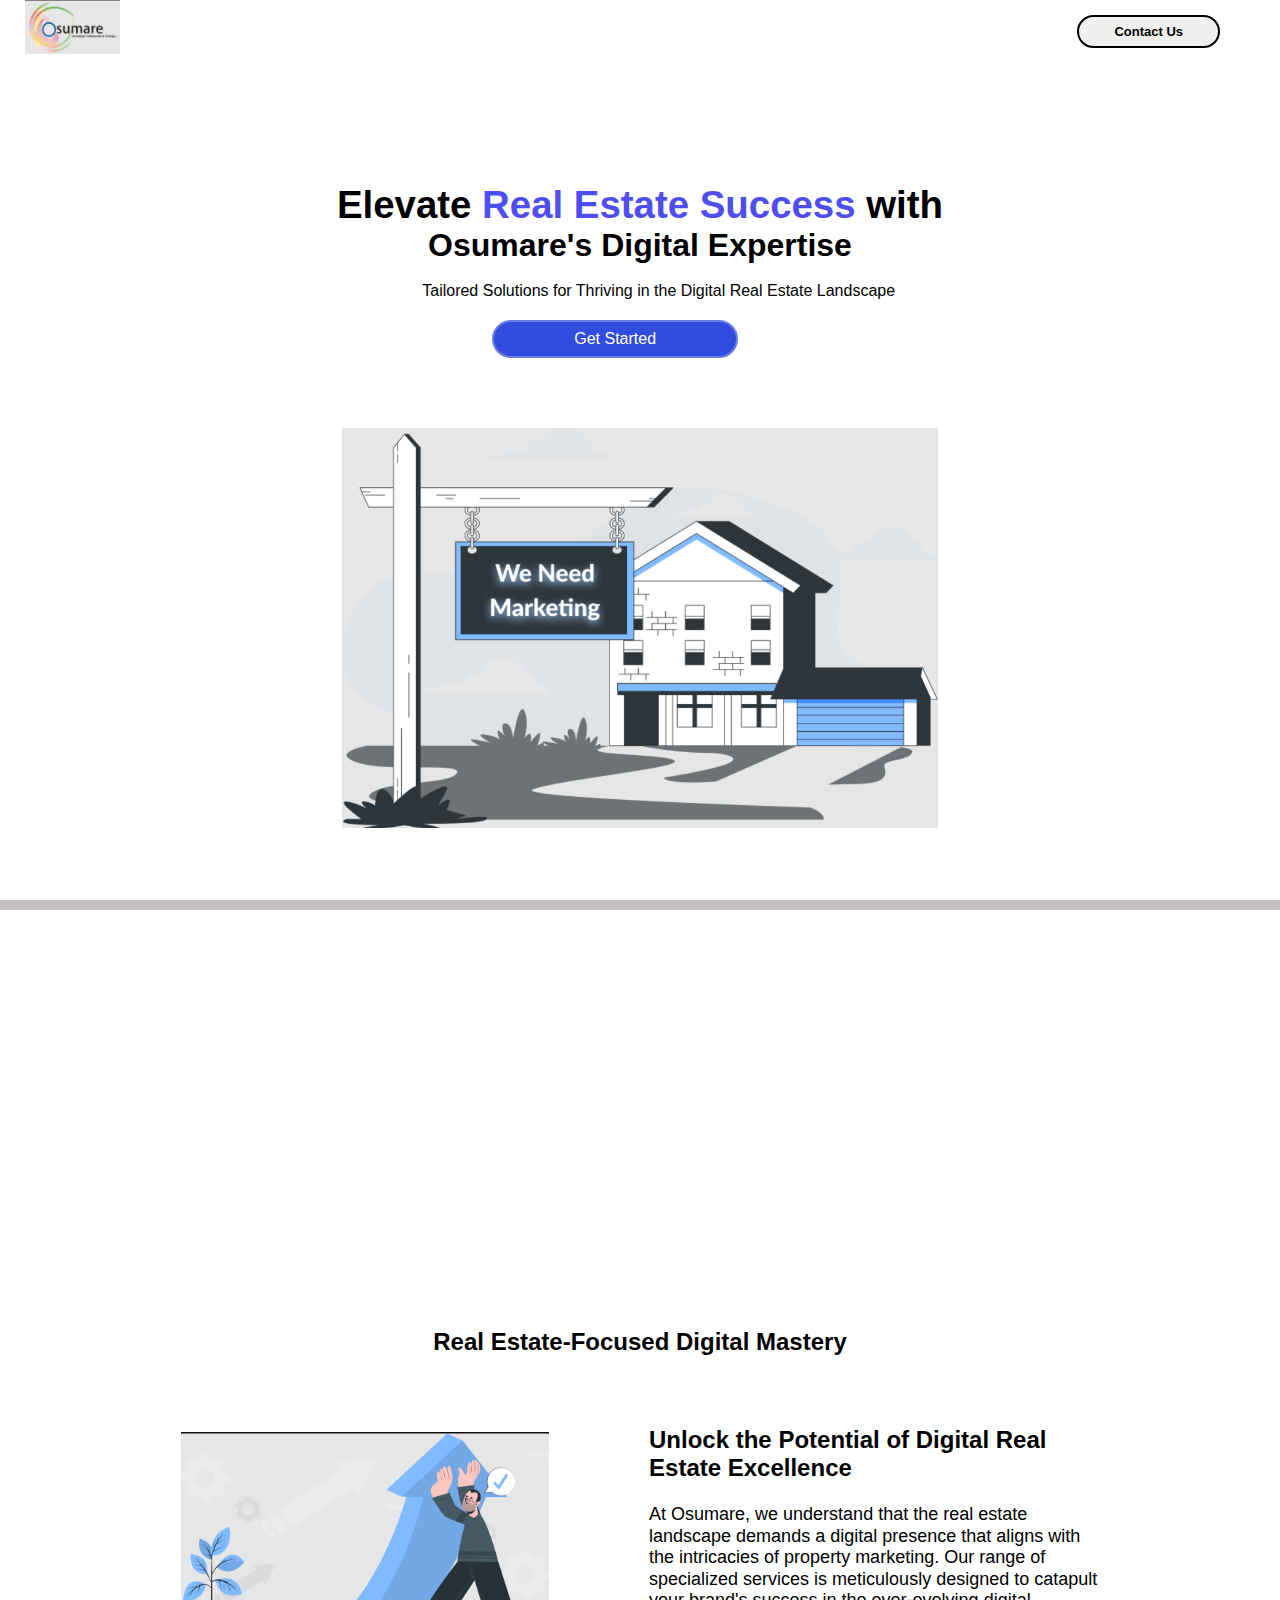
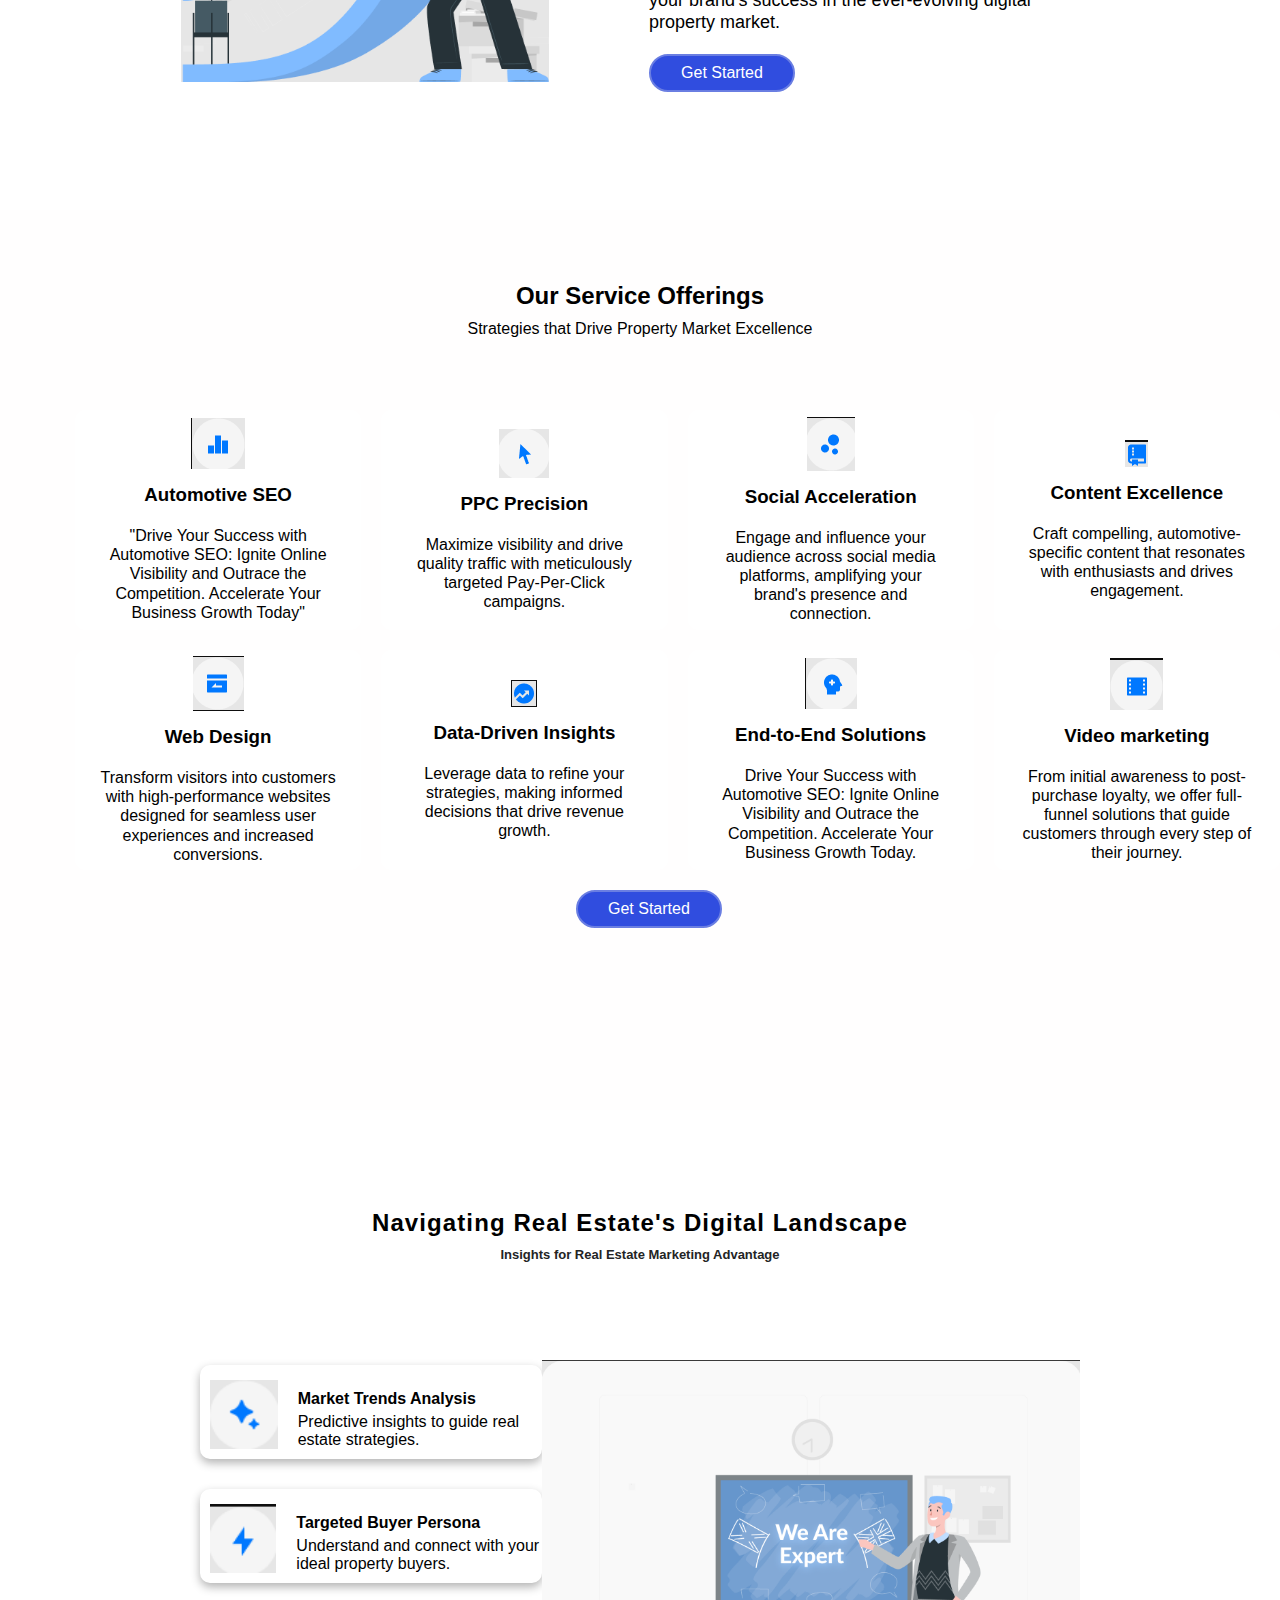
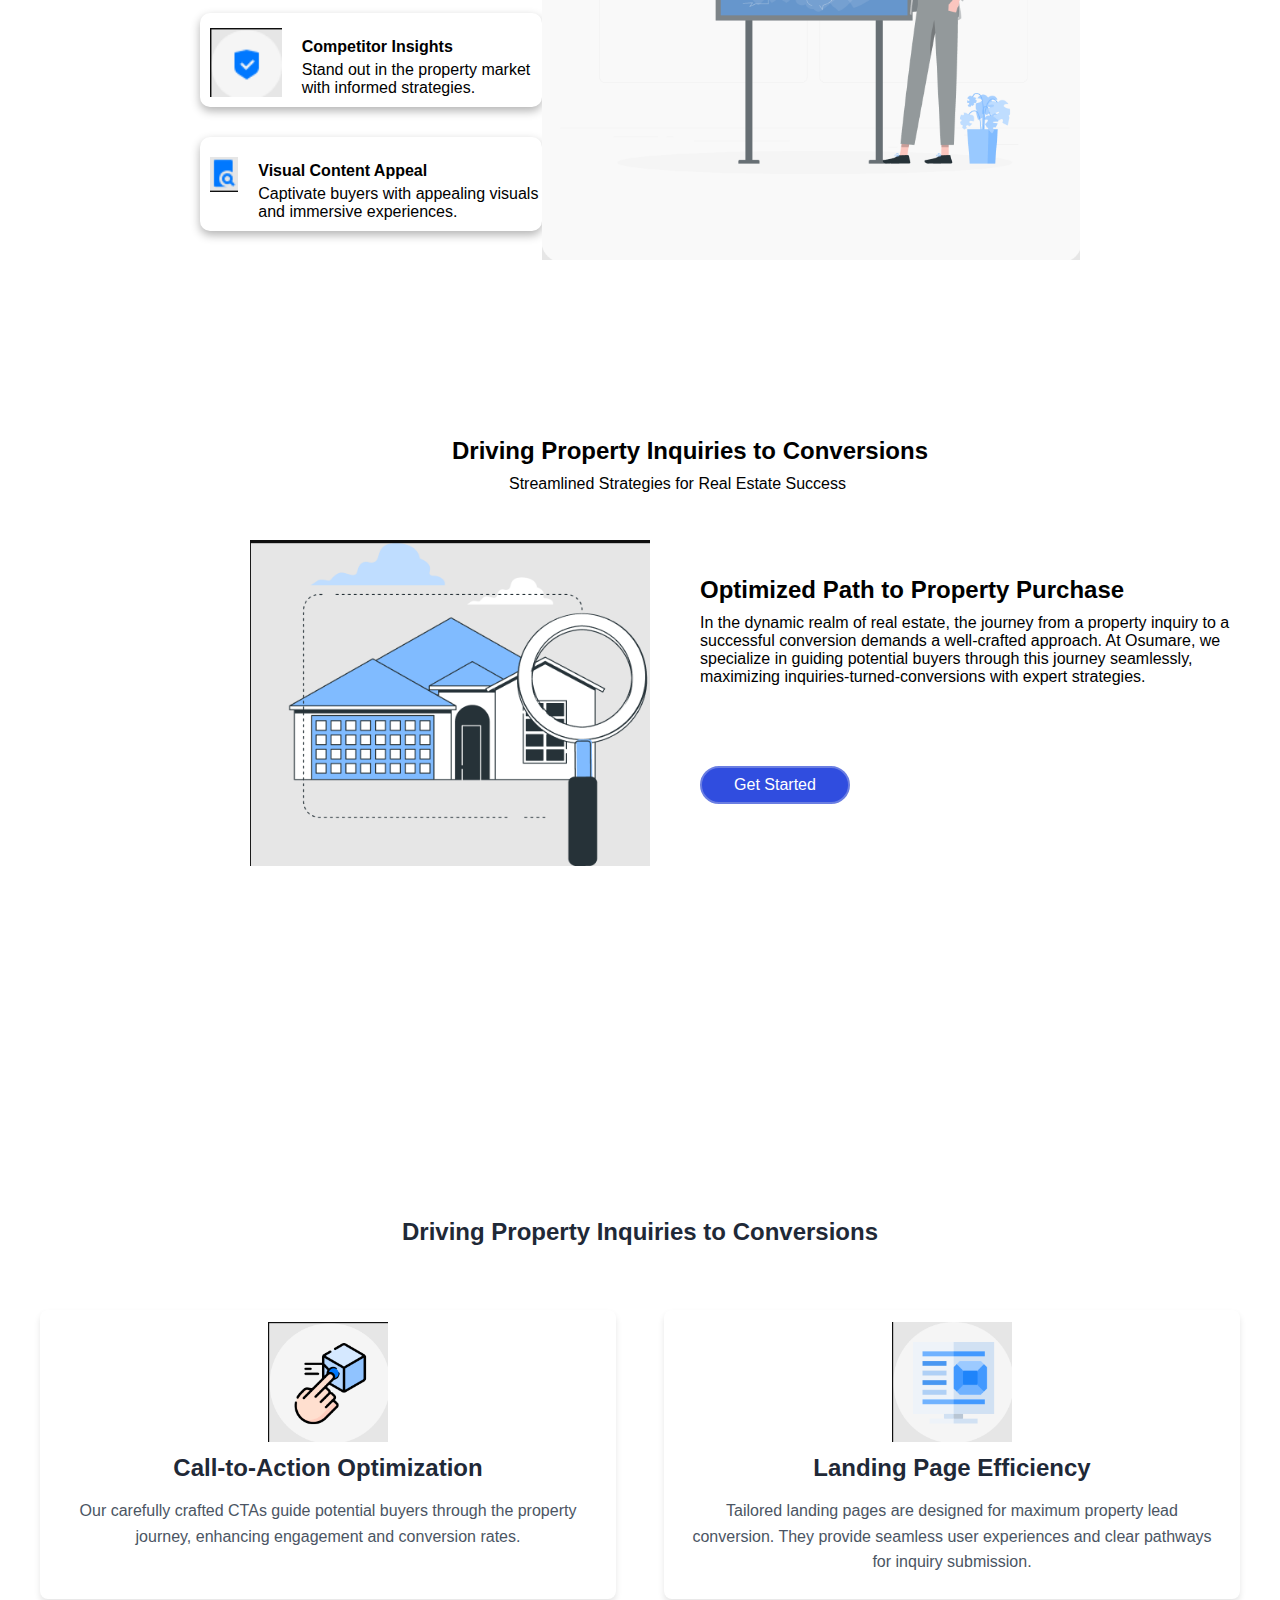
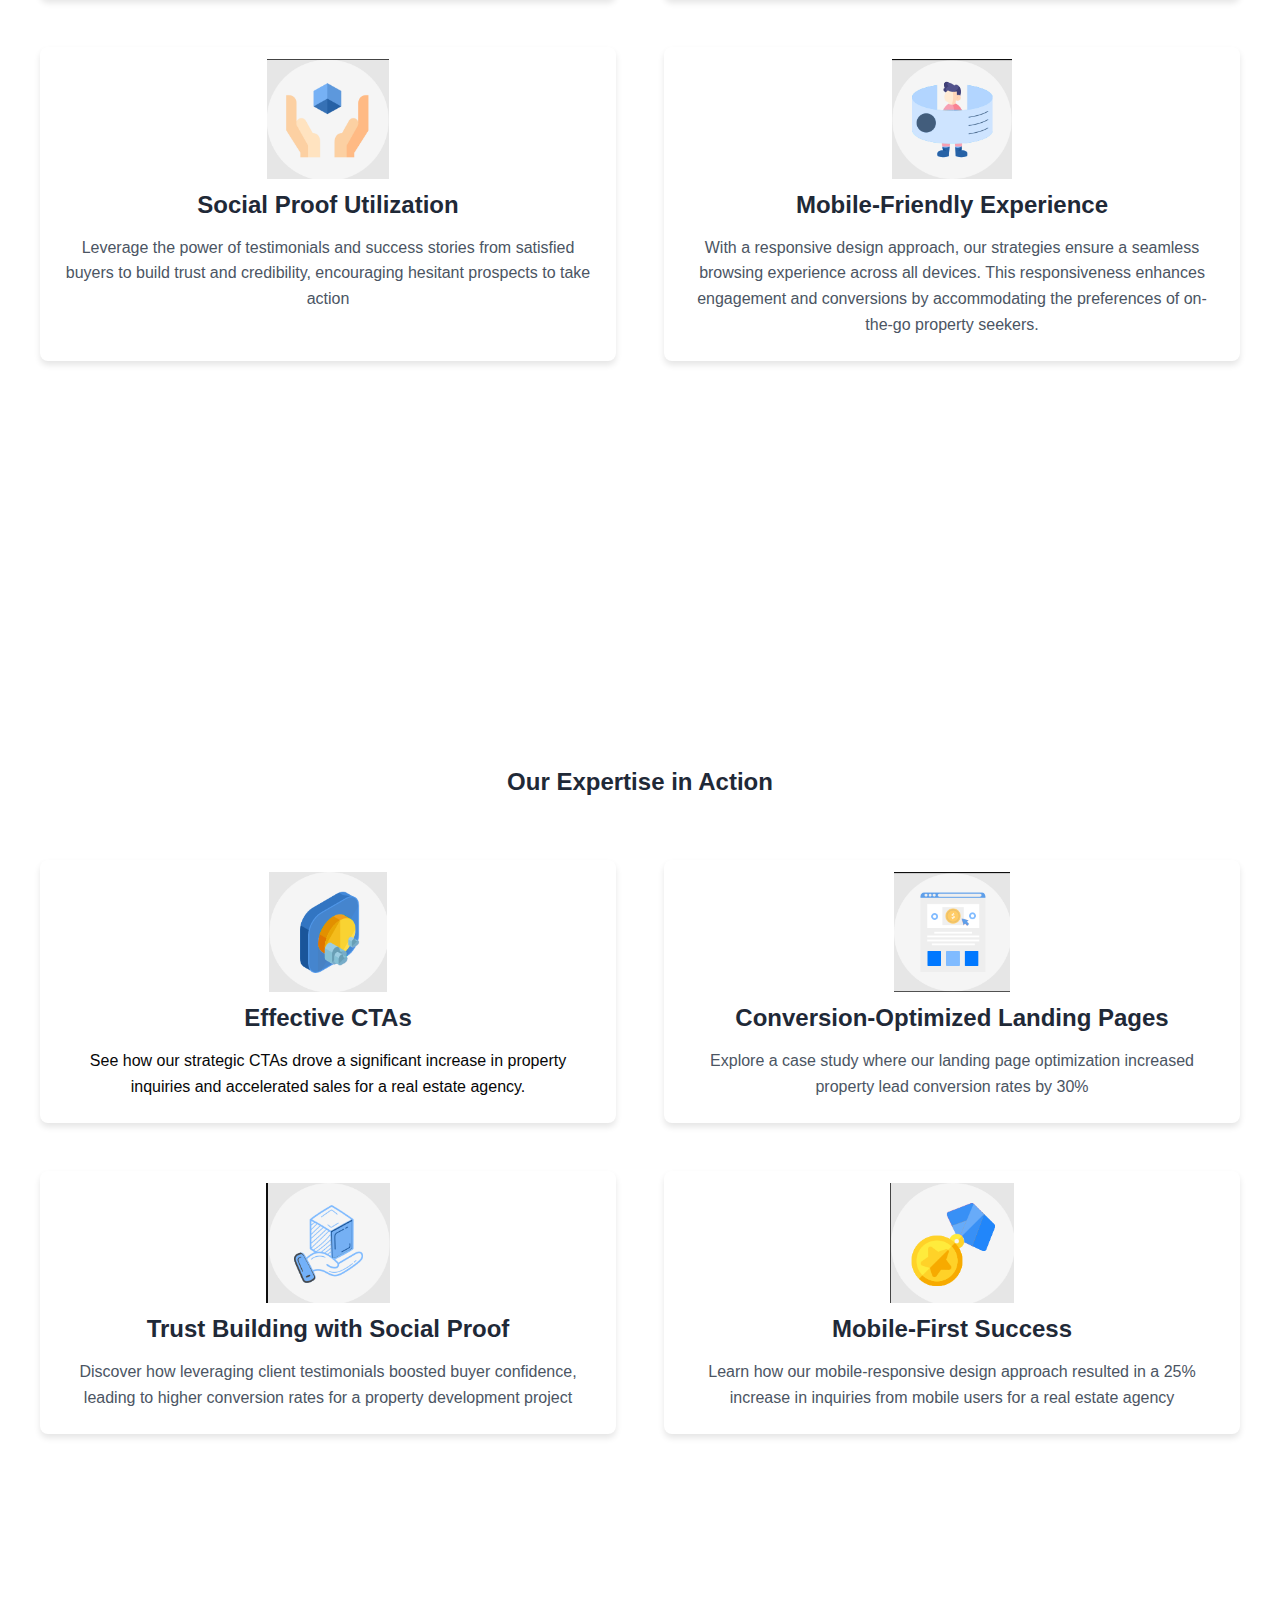
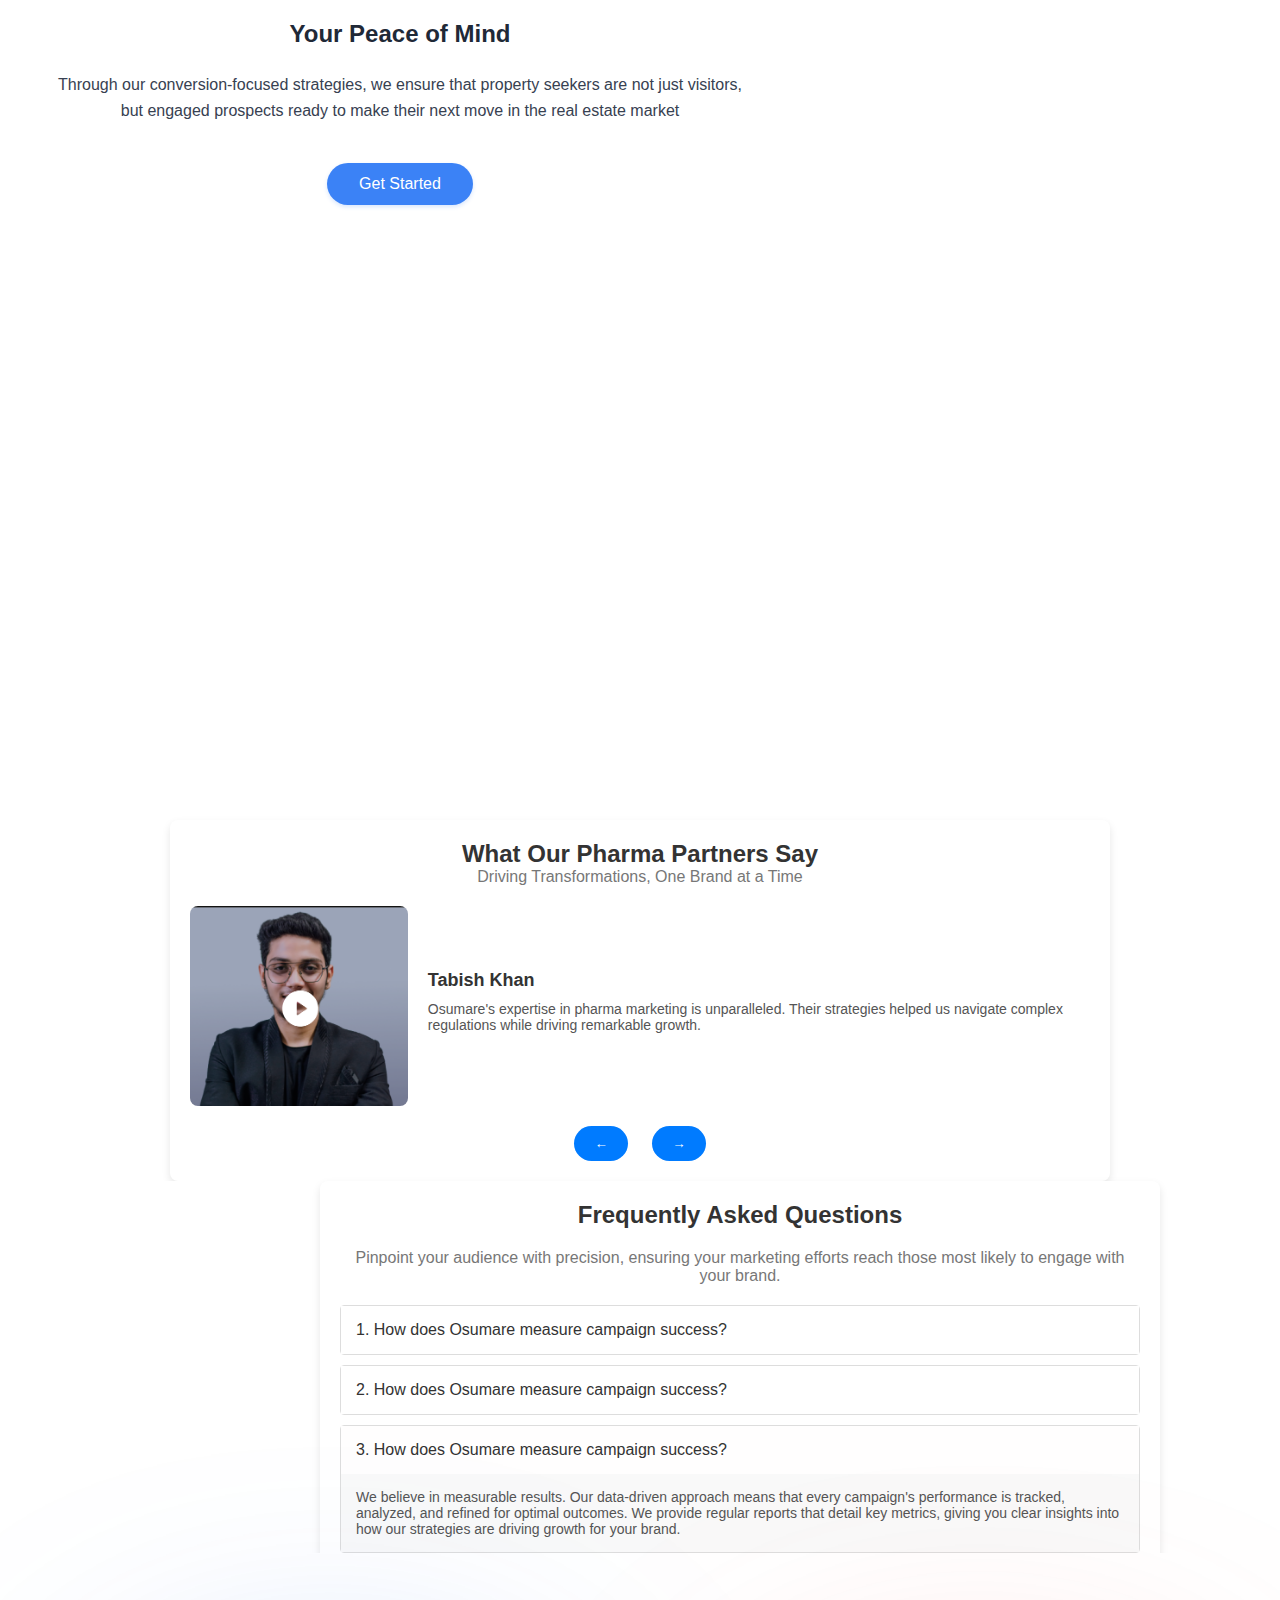
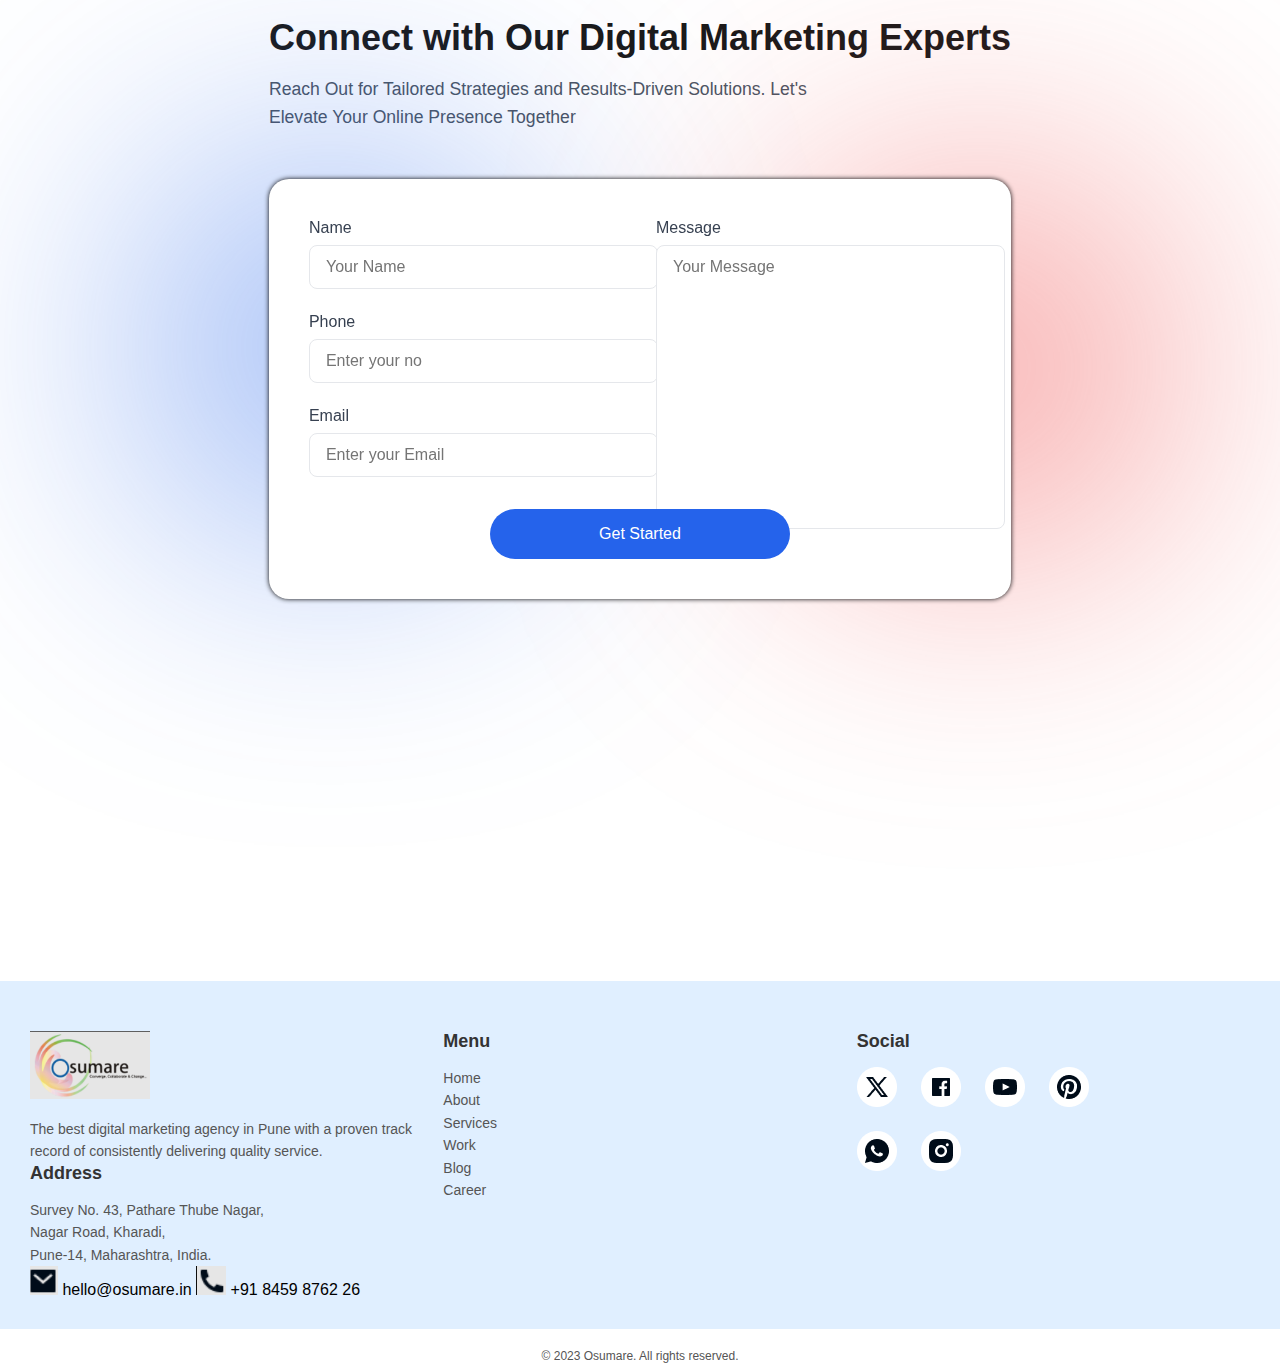
<file: htmlproject2.html>
<!DOCTYPE html>
<html lang="en">
  <head>
    <meta charset="UTF-8" />
    <meta name="viewport" content="width=device-width, initial-scale=1.0" />
    <title>osumare frontend</title>
    <link rel="stylesheet" href="style.css" />
  </head>
  <body>
    <!-- First Page  -->
    <div id="firstpage">
      <nav>
        <div>
          <img id="logo" src="osumare logo.png" alt="Logo" />
        </div>
          <div>
            <button id="Contactbutton">Contact Us</button>
          </div>
      </nav>
      <main>
        <div class="Heading">
          <h1>
            Elevate <span id="RealEstate">Real Estate Success</span> with
        </div>
        </h1>
        <h1>
          <div>
            Osumare's Digital Expertise
          </div>
        </h1>
          <br>
       <div style="margin-top: 0px;">

         <p style="font-size: medium; margin-top: 0px; margin-bottom: 20px; margin-left: 80px;">Tailored Solutions for Thriving in the Digital Real Estate Landscape
        </p>
        <button style="padding-left: 80px; padding-right: 80px; padding-top: 8px; padding-bottom: 8px; border: 2px solid rgb(106, 126, 226); border-radius: 20px; background-color: rgb(48, 77, 223); color: rgb(255, 255, 255); 
        font-size: medium; cursor: pointer;margin-left: 150px;">
          Get Started
        </button>
        <div style="margin-top: 70px;">
          <img class="image"src="headerimage.png" alt="Hut">
        </div>
        </div>
      </main>
    </div>
    <!-- Second Page  -->
    <div id="secondpage">
       <div style="display: flex; justify-content: center;align-items: center ;height: 100vh; flex-direction: column; margin-top: 0px;">
      <div style="text-align: center; margin-top: 300px; margin-bottom: 70px;">
          <h2>Real Estate-Focused Digital Mastery</h2>
       </div>
       <div style="display: flex; justify-content: center; align-items: center;">
        <div>
          <img src="image-5.png" alt="" style="height: 250px; margin-right: 100px;">
        </div>
        <div>
          <h2 style="height: 50px; width: 450px; font-weight: 800;">
            Unlock the Potential of Digital Real Estate Excellence
          </h2>
          <br>
          <p style="margin-top: 10px; height: 150px; width: 450px; line-height: 1.2; font-size: large; letter-spacing: 1.2;">
            At Osumare, we understand that the real estate landscape demands 
            a digital presence that aligns with the intricacies of property marketing. 
            Our range of specialized services is meticulously designed to catapult 
            your brand's success in the ever-evolving digital property market.
          </p>
          <button style="padding-left: 30px; padding-right: 30px; padding-top: 8px; padding-bottom: 8px; border: 2px solid rgb(106, 126, 226); border-radius: 20px; background-color: rgb(48, 77, 223); color: rgb(255, 255, 255); 
        font-size: medium; cursor: pointer; ">
          Get Started
        </button>
        </div>
       </div>
      </div>
    </div>
    <!-- Third Page -->
    <div id="Thirdpage">
        <div style="height: 200px; width: auto; margin-left: 200px;  margin-right: 200px; display: flex; flex-direction: column; align-items: center; justify-content: center;">
          <h2 style="margin-bottom: 10px; font-size: x-large; font-weight: 5000; ">Our Service Offerings</h2> 
          <p style="letter-spacing: 2; font-size: medium;">
            Strategies that Drive Property Market Excellence</p> 
        </div>
        <div id="cards">
          <div class="card">
            <img src="logo 1.png" alt="Card image cap" style="margin-bottom: 15px;">
            <h3>Automotive SEO</h3>
            <p style="font-size: medium; line-height: 1.2;font-weight: 500; margin-top: 20px; margin-left: 25px; margin-right: 25px; text-align: center;">
              "Drive Your Success with Automotive SEO: Ignite Online Visibility and Outrace the Competition.
               Accelerate Your Business Growth Today"
              </p>
          </div>
          <div class="card">
            <img src="logo 2.png" alt="Card image cap" style="margin-bottom: 15px;">
            <h3>PPC Precision</h3>
            <p style="font-size: medium; line-height: 1.2;font-weight: 500; margin-top: 20px; margin-left: 25px; margin-right: 25px; text-align: center;">Maximize visibility and drive quality traffic with meticulously targeted Pay-Per-Click campaigns.</p>
          </div>
          
          <div class="card">
            <img src="logo 3.png" alt="Card image cap" style="margin-bottom: 15px;">
            <h3>Social Acceleration</h3>
            <p style="font-size: medium; line-height: 1.2;font-weight: 500; margin-top: 20px; margin-left: 25px; margin-right: 25px; text-align: center;">Engage and influence your audience across social media platforms, amplifying your brand's presence and connection.</p>

          </div>
          
          <div class="card">
            <img src="logo 4.png" alt="Card image cap" style="margin-bottom: 15px;">
            <h3>Content Excellence</h3>
            <p style="font-size: medium; line-height: 1.2;font-weight: 500; margin-top: 20px; margin-left: 25px; margin-right: 25px; text-align: center;">Craft compelling, automotive-specific content that resonates with enthusiasts and drives engagement.</p>
          </div>
        </div>
        <div id="cards" style="margin-top: 20px;">
          <div class="card">
            <img src="logo 5.png" alt="Card image cap" style="margin-bottom: 15px;">
            <h3>Web Design</h3>
            <p style="font-size: medium; line-height: 1.2;font-weight: 500; margin-top: 20px; margin-left: 25px; margin-right: 25px; text-align: center;">Transform visitors into customers with high-performance websites designed for seamless user experiences and increased conversions.</p>

          </div>

          <div class="card">
            <img src="logo 6.png" alt="Card image cap" style="margin-bottom: 15px;">
            <h3>Data-Driven Insights</h3>
            <p style="font-size: medium; line-height: 1.2;font-weight: 500; margin-top: 20px; margin-left: 25px; margin-right: 25px; text-align: center;">Leverage data to refine your strategies, making informed decisions that drive revenue growth.</p>
          </div>
          
          <div class="card">
            <img src="logo 7.png" alt="Card image cap" style="margin-bottom: 15px;">
            <h3>End-to-End Solutions</h3>
            <p style="font-size: medium; line-height: 1.2;font-weight: 500; margin-top: 20px; margin-left: 25px; margin-right: 25px; text-align: center;">Drive Your Success with Automotive SEO: Ignite Online Visibility and Outrace the Competition. Accelerate Your Business Growth Today.</p>

          </div>
          
          <div class="card">
            <img src="logo 8.png" alt="Card image cap" style="margin-bottom: 15px;">
            <h3>Video marketing</h3>
            <p style="font-size: medium; line-height: 1.2;font-weight: 500; margin-top: 20px; margin-left: 25px; margin-right: 25px; text-align: center;">From initial awareness to post-purchase loyalty, we offer full-funnel solutions that guide customers through every step of their journey.</p>
          </div>
         </div>
        <button style="padding-left: 30px; padding-right: 30px; padding-top: 8px; padding-bottom: 8px; border: 2px solid rgb(106, 126, 226); border-radius: 20px; background-color: rgb(48, 77, 223); color: rgb(255, 255, 255); margin-top: 20px; margin-left: 45%;
        font-size: medium; cursor: pointer; ">
          Get Started
        </button>
    </div>
    <!-- Fourth Page  -->
    <div id="fourthpage">
      <div id="heading4">
        <div id="heading4text">

          <h2>Navigating Real Estate's Digital Landscape</h2>
          <h4>Insights for Real Estate Marketing Advantage</h4>
        </div>
      </div>
        <div style="display: flex; margin-top: 0px; margin-left: 200px; margin-right: 200px; justify-content: space-between;">
          <div id="quotation">
            <div class="qt">
             <img src="logo 9.png" alt="" style="margin-top: 5px;">
              <div>

     <h4 style="margin-top: 15px ; margin-left: 20px;">Market Trends Analysis</h4>
       <p style="margin-left: 20px; margin-top: 5px;">Predictive insights to guide real estate strategies. </p>
      </div>
       </div>
       <div class="qt">
        <img src="logo 10.png" alt="" style="margin-top: 5px;">
           <div>
              <h4 style="margin-top: 15px ; margin-left: 20px;">Targeted Buyer Persona</h4>
              <p style="margin-left: 20px; margin-top: 5px;">Understand and connect with your ideal property buyers. </p>
              </div>
              </div>
              <div class="qt">
              <img src="logo 11.png" alt="" style="margin-top: 5px;">
               <div>
                <h4 style="margin-top: 15px ; margin-left: 20px;">Competitor Insights</h4>
                <p style="margin-left: 20px; margin-top: 5px;">Stand out in the property market with informed strategies.</p>
                </div>
                </div>
                <div class="qt">
                  <img src="logo 12.png" alt="" style="margin-top: 10px; height: 35px;">
                  <div>

                  <h4 style="margin-top: 15px ; margin-left: 20px;">Visual Content Appeal</h4>
                  <p style="margin-left: 20px; margin-top: 5px;">Captivate buyers with appealing visuals and immersive experiences.</p>
                </div>
                </div>
              </div>
              <img src="image-2.png" alt="" style="height: 500px;">
            </div>
        </div>

    <!-- Fifth Page  -->

    <div id="fifthpage">
      <div>
        <div id="heading5">
          <h2 style="margin-left: 100px; font-size: x-large;">Driving Property Inquiries to Conversions</h2>
          <div>
            <p style="margin-top: 10px; margin-left: 75px; font-size: medium;">Streamlined Strategies for Real Estate Success</p>
          </div>
        </div>
        <div id="content5">
          <div id="house">
            <img src="image-1.png" alt="" style="width: 400px; margin-top: -100px; ">
          </div>
          <div id="content5text">
            <h2>Optimized Path to Property Purchase</h2>
            <p style="font-size: medium; margin-top: 10px;">In the dynamic realm of real estate, the journey from a property inquiry to a successful conversion demands a well-crafted approach. At Osumare, we specialize in guiding potential buyers through this journey seamlessly, maximizing inquiries-turned-conversions with expert strategies.</p>
            <button style="padding-left: 30px; padding-right: 30px; padding-top: 8px; padding-bottom: 8px; border: 2px solid rgb(106, 126, 226); border-radius: 20px; background-color: rgb(48, 77, 223); color: rgb(255, 255, 255); margin-top: 80px; width: 150px;
            font-size: medium; cursor: pointer; ">
            Get Started
            </button>
          </div>
        </div>
      </div>

    </div>

    <!-- Sixth Page -->
    <div id="sixth">

      <div style="width: 1200px; margin: 0 auto; padding: 48px 16px; ">
        <h1 style="text-align: center; font-size: 1.5rem; color: #1f2937; margin-bottom: 64px;">
          Driving Property Inquiries to Conversions
      </h1>
      <div style="display: flex; flex-wrap: wrap; width: 100%;">
          <div style="display: flex; width: 100%; margin-bottom: 48px;">
              <div style="width: 550px; margin-right: 48px; text-align: center; padding: 24px; background-color: white; border-radius: 8px; box-shadow: 0 4px 6px rgba(0, 0, 0, 0.1);">
                  <div style="width: 96px; height: 96px; margin: 0 auto 24px; background-color: #eff6ff; border-radius: 50%; display: flex; align-items: center; justify-content: center;">
                      <img src="logo 20.png" alt="" style="height: 120px;">
                  </div>
                  <h2 style="font-size: 1.5rem; color: #1f2937; margin-bottom: 16px;">Call-to-Action Optimization</h2>
                  <p style="color: #4b5563; margin: 0; line-height: 1.6;">Our carefully crafted CTAs guide potential buyers through the property journey, enhancing engagement and conversion rates.</p>
              </div>
              <div style="width: 550px; text-align: center; padding: 24px; background-color: white; border-radius: 8px; box-shadow: 0 4px 6px rgba(0, 0, 0, 0.1);">
                  <div style="width: 96px; height: 96px; margin: 0 auto 24px; background-color: #eff6ff; border-radius: 50%; display: flex; align-items: center; justify-content: center;">
                      <img src="logo 19.png" alt="" style="height: 120px;">
                  </div>
                  <h2 style="font-size: 1.5rem; color: #1f2937; margin-bottom: 16px;">Landing Page Efficiency</h2>
                  <p style="color: #4b5563; margin: 0; line-height: 1.6;">Tailored landing pages are designed for maximum property lead conversion. They provide seamless user experiences and clear pathways for inquiry submission.</p>
              </div>
          </div>

          <!-- Row 2 -->
          <div style="display: flex; width: 100%;">
              <!-- Social Proof -->
              <div style="width: 550px; margin-right: 48px; text-align: center; padding: 24px; background-color: white; border-radius: 8px; box-shadow: 0 4px 6px rgba(0, 0, 0, 0.1);">
                  <div style="width: 96px; height: 96px; margin: 0 auto 24px; background-color: #eff6ff; border-radius: 50%; display: flex; align-items: center; justify-content: center;">
                      <img src="logo 18.png" alt="" style="height: 120px;">
                  </div>
                  <h2 style="font-size: 1.5rem; color: #1f2937; margin-bottom: 16px;">Social Proof Utilization</h2>
                  <p style="color: #4b5563; margin: 0; line-height: 1.6;">Leverage the power of testimonials and success stories from satisfied buyers to build trust and credibility, encouraging hesitant prospects to take action</p>
                </div>
                <div style="width: 550px; text-align: center; padding: 24px; background-color: white; border-radius: 8px; box-shadow: 0 4px 6px rgba(0, 0, 0, 0.1);">
                  <div style="width: 96px; height: 96px; margin: 0 auto 24px; background-color: #eff6ff; border-radius: 50%; display: flex; align-items: center; justify-content: center;">
                   
                    <img src="logo 17.png" alt="" style="height: 120px;">
                  </div>
                  <h2 style="font-size: 1.5rem; color: #1f2937; margin-bottom: 16px;">Mobile-Friendly Experience</h2>
                  <p style="color: #4b5563; margin: 0; line-height: 1.6;">With a responsive design approach, our strategies ensure a seamless browsing experience across all devices. This responsiveness enhances engagement and conversions by accommodating the preferences of on-the-go property seekers.</p>
                </div>
              </div>
            </div>
          </div>
        </div>


        <!-- seventh page 
          -->

          <div id="SevenPage">
            <div style="width: 1200px; margin: 0 auto; padding: 48px 16px;">
              <h1 style="text-align: center; font-size: 1.5rem; color: #1f2937; margin-bottom: 64px;">
                  Our Expertise in Action
              </h1>
      
              <div style="display: flex; flex-wrap: wrap; width: 100%;">
                  
                  <div style="display: flex; width: 100%; margin-bottom: 48px;">
                      <div style="width: 550px; margin-right: 48px; text-align: center; padding: 24px; background-color: white; border-radius: 8px; box-shadow: 0 4px 6px rgba(0, 0, 0, 0.1);">
                          <div style="width: 96px; height: 96px; margin: 0 auto 24px; background-color: #eff6ff; border-radius: 50%; display: flex; align-items: center; justify-content: center;">
                              <img src="logo 16.png" alt="" style="height: 120px;">
                            </div>
                          <h2 style="font-size: 1.5rem; color: #1f2937; margin-bottom: 16px;">Effective CTAs</h2>
                          <p style="color: #070708; margin: 0; line-height: 1.6;">See how our strategic CTAs drove a significant increase in property inquiries and accelerated sales for a real estate agency.</p>
                      </div>
      
                      <!-- Conversion-Optimized Landing Pages -->
                      <div style="width: 550px; text-align: center; padding: 24px; background-color: white; border-radius: 8px; box-shadow: 0 4px 6px rgba(0, 0, 0, 0.1);">
                          <div style="width: 96px; height: 96px; margin: 0 auto 24px; background-color: #eff6ff; border-radius: 50%; display: flex; align-items: center; justify-content: center;">
                              <img src="logo 15.png" alt="" style="height: 120px;">
                          </div>
                          <h2 style="font-size: 1.5rem; color: #1f2937; margin-bottom: 16px;">Conversion-Optimized Landing Pages</h2>
                          <p style="color: #4b5563; margin: 0; line-height: 1.6;">Explore a case study where our landing page optimization increased property lead conversion rates by 30%</p>
                      </div>
                  </div>
      
                  <!-- Row 2 -->
                  <div style="display: flex; width: 100%;">
                      <div style="width: 550px; margin-right: 48px; text-align: center; padding: 24px; background-color: white; border-radius: 8px; box-shadow: 0 4px 6px rgba(0, 0, 0, 0.1);">
                          <div style="width: 96px; height: 96px; margin: 0 auto 24px; background-color: #eff6ff; border-radius: 50%; display: flex; align-items: center; justify-content: center;">
                              <img src="logo 14.png" alt="" style="height: 120px;">
                          </div>
                          <h2 style="font-size: 1.5rem; color: #1f2937; margin-bottom: 16px;">Trust Building with Social Proof</h2>
                          <p style="color: #4b5563; margin: 0; line-height: 1.6;">Discover how leveraging client testimonials boosted buyer confidence, leading to higher conversion rates for a property development project</p>
                      </div>
  
                      <div style="width: 550px; text-align: center; padding: 24px; background-color: white; border-radius: 8px; box-shadow: 0 4px 6px rgba(0, 0, 0, 0.1);">
                          <div style="width: 96px; height: 96px; margin: 0 auto 24px; background-color: #eff6ff; border-radius: 50%; display: flex; align-items: center; justify-content: center;">
                              <img src="logo 13.png" alt="" style="height: 120px;">
                          </div>
                          <h2 style="font-size: 1.5rem; color: #1f2937; margin-bottom: 16px;">Mobile-First Success</h2>
                          <p style="color: #4b5563; margin: 0; line-height: 1.6;">Learn how our mobile-responsive design approach resulted in a 25% increase in inquiries from mobile users for a real estate agency</p>
                      </div>
                  </div>
              </div>
          </div>
          </div>

          <!-- eight page -->

          <div id="eightpage">
              <div class="container" style="">
                <div style=" width: 100% height-400px background-linear-gradient(135deg, #e9efff 0%, #fff1f5 100%) display-flex align-items-center justify-content: center ">
        <div style="width: 800px; text-align: center;">
            <h1 style="
                font-size: 1.5rem;
                color: #1f2937;
                margin-bottom: 24px;
                margin-top: 0;
            ">Your Peace of Mind</h1>
            
            <p style="
                font-size: 1rem;
                color: #374151;
                line-height: 1.6;
                margin-bottom: 40px;
                margin-top: 0;
                max-width: 700px;
                margin-left: auto;
                margin-right: auto;
            ">Through our conversion-focused strategies, we ensure that property seekers are not just visitors, but engaged prospects ready to make their next move in the real estate market</p>
            
            <button style="
                background-color: #3b82f6;
                color: white;
                padding: 12px 32px;
                border: none;
                border-radius: 24px;
                font-size: 1rem;
                font-weight: 500;
                cursor: pointer;
                box-shadow: 0 2px 4px rgba(59, 130, 246, 0.2);
            ">Get Started</button>
        </div>
    </div>
              </div>
              
            </div>
        <div style="height: auto; width: 100vw; background-color: white; margin: -100px; padding-left: 100px;">

          <div style="max-width: 900px; margin: 0px auto; padding: 20px; background: #fff; border-radius: 8px; box-shadow: 0 4px 8px rgba(0, 0, 0, 0.1); text-align: center;">
            <div style="margin-bottom: 20px;">
              <h2 style="font-size: 24px; margin: 0; color: #333;">What Our Pharma Partners Say</h2>
              <p style="font-size: 16px; color: #777;">Driving Transformations, One Brand at a Time</p>
            </div>
            <div style="display: flex; align-items: center; justify-content: space-between; gap: 20px;">
              <div style="position: relative; width: 300px; height: 200px;">
                <img src="image-4.png" alt="Video Thumbnail" style="border-radius: 8px; width: 100%; height: 100%; object-fit: cover;">
                 
                </div>
                <div style="text-align: left;">
                  <h3 style="font-size: 18px; margin: 0; color: #333;">Tabish Khan</h3>
                  <p style="margin: 10px 0; font-size: 14px; color: #555;">
                    Osumare's expertise in pharma marketing is unparalleled. Their strategies helped us navigate complex regulations while driving remarkable growth.
                  </p>
                </div>
              </div>
              <div style="margin-top: 20px;">
                <button style="background: #007bff; color: #fff; border: none; padding: 10px 20px; border-radius: 40px; cursor: pointer; margin: 0 10px;">&larr;</button>
                <button style="background: #007bff; color: #fff; border: none; padding: 10px 20px; border-radius: 40px; cursor: pointer; margin: 0 10px;">&rarr;</button>
              </div>
            </div>
          </div>


          <div id="faq" style="height: auto; width: 100vw; background-color: white; margin-top: 100px; padding-left: 100px;">
            <div style="max-width: 800px; margin: 50px auto; padding: 20px; background: #fff; border-radius: 8px; box-shadow: 0 4px 8px rgba(0, 0, 0, 0.1);">
              <div style="text-align: center; margin-bottom: 20px;">
                <h2 style="font-size: 24px; margin: 0; color: #333; margin-bottom15px: ;">Frequently Asked Questions</h2>
                <p style="font-size: 16px; color: #777; margin-bottom: 10px; margin-top: 20px;">Pinpoint your audience with precision, ensuring your marketing efforts reach those most likely to engage with your brand.</p>
              </div>
          
              <div style="border: 1px solid #ddd; border-radius: 4px; margin-bottom: 10px;">
                <div 
                  style="padding: 15px; cursor: pointer; background: #fff; font-size: 16px; color: #333;" 
                  onclick="toggleAnswer('answer1')">
                  1. How does Osumare measure campaign success?
                </div>
                <div id="answer1" style="display: none; padding: 15px; font-size: 14px; color: #555; background: #f9f9f9;">
                  We believe in measurable results. Our data-driven approach means that every campaign's performance is tracked, analyzed, and refined for optimal outcomes. We provide regular reports that detail key metrics, giving you clear insights into how our strategies are driving growth for your brand.
                </div>
              </div>
          
              <div style="border: 1px solid #ddd; border-radius: 4px; margin-bottom: 10px;">
                <div 
                  style="padding: 15px; cursor: pointer; background: #fff; font-size: 16px; color: #333;" 
                  onclick="toggleAnswer('answer2')">
                  2. How does Osumare measure campaign success?
                </div>
                <div id="answer2" style="display: none; padding: 15px; font-size: 14px; color: #555; background: #f9f9f9;">
                  We believe in measurable results. Our data-driven approach means that every campaign's performance is tracked, analyzed, and refined for optimal outcomes. We provide regular reports that detail key metrics, giving you clear insights into how our strategies are driving growth for your brand.
                </div>
              </div>
          
              <div style="border: 1px solid #ddd; border-radius: 4px; margin-bottom: 10px;">
                <div 
                  style="padding: 15px; cursor: pointer; background: #fffefe; color: #333; font-size: 16px;" 
                  onclick="toggleAnswer('answer3')">
                  3. How does Osumare measure campaign success?
                </div>
                <div id="answer3" style="display: block; padding: 15px; font-size: 14px; color: #555; background: #f9f9f9;">
                  We believe in measurable results. Our data-driven approach means that every campaign's performance is tracked, analyzed, and refined for optimal outcomes. We provide regular reports that detail key metrics, giving you clear insights into how our strategies are driving growth for your brand.
                </div>
              </div>
            </div>
          </div>
          
<div id="body" style="min-height: 100vh;
background-image: linear-gradient(to bottom, #f7f7f7, #f7f7f7);
background-size: 100% 100vh;
margin-top: -80px;
display: flex;
flex-direction: column;
align-items: center;
padding: 4rem 1rem;
overflow-x: hidden;
position: relative;
background: #ffffff;">

  <div class="background-div-left" style="position: fixed;
  width: 40vh;
  height: 40vh;
  margin-left: 150px;
  margin-top: 150px;
  left: 0;
  top: 150;
  background: rgba(37, 100, 235, 0.58);
  z-index: 0;
  border-radius: 50%;
  filter: blur(150px);"></div>
  <div class="background-div-right" style="position: fixed;
  width: 40vh;
  height: 40vh;
  margin-right: 120px;
  margin-top: 170px;
  right: 0;
  top: 150;
  background:rgba(239, 68, 68, 0.614);
  z-index: 0;
  border-radius: 50%;
  filter: blur(150px);"></div>
  
    <section class="contact-section"style="text-align:center max-width-1200px; width: 100% position-relative z-index-1">
        <h1 style="font-size: 2.25rem;
        margin-bottom: 1rem;
        color: #1a1a1a;">Connect with Our Digital Marketing Experts</h1>
        <p class="subtitle" style="font-size: 1.1rem;
        color: #4b5563;
        margin-bottom: 3rem;
        line-height: 1.6;">Reach Out for Tailored Strategies and Results-Driven Solutions. Let's<br>Elevate Your Online Presence Together</p>
        
        <div class="form-card" style=" box-shadow:0px 0px 5px #070708; ">
            <div class="form-left">
                <div class="form-group">
                    <label for="name">Name</label>
                    <input type="text" id="name" placeholder="Your Name">
                </div>
                <div class="form-group">
                    <label for="phone">Phone</label>
                    <input type="tel" id="phone" placeholder="Enter your no">
                </div>
                <div class="form-group">
                    <label for="email">Email</label>
                    <input type="email" id="email" placeholder="Enter your Email">
                </div>
            </div>
            <div class="form-group">
                <label for="message">Message</label>
                <textarea id="message" placeholder="Your Message"></textarea>
            </div>

            <button class="submit-btn">Get Started</button>
        </div>
    </section>
  </div>

  <!-- Footer  -->

  <footer class="footer">
    <div class="footer-section">
      <img src="osumare logo.png" alt="Osumare Logo" style="width: 120px; margin-bottom: 15px;">
      <p>The best digital marketing agency in Pune with a proven track record of consistently delivering quality service.</p>
      <h3>Address</h3>
      <p>
        Survey No. 43, Pathare Thube Nagar,<br>
        Nagar Road, Kharadi,<br>
        Pune-14, Maharashtra, India.
      </p>
        <img src='mail.png'/> 
        <span>hello@osumare.in</span>
        <img src='phone.png'/>
        <span>+91 8459 8762 26</span>
    </div>
    <div class="footer-section">
      <h3>Menu</h3>
      <ul style="list-style: none; padding: 0;">
        <li><a href="#">Home</a></li>
        <li><a href="#">About</a></li>
        <li><a href="#">Services</a></li>
        <li><a href="#">Work</a></li>
        <li><a href="#">Blog</a></li>
        <li><a href="#">Career</a></li>
      </ul>
    </div>

    <!-- Right Section -->
    <div class="footer-section">
      <h3>Social</h3>
      <div class="footer-social">
        <img src="icon.png">
      </div> 
    </div>
  </footer>

  <div class="footer-bottom" style="background-color: white; padding-top: 20px; margin-top: -20px; text-align: center; font-size: 12px; color: #555;">
    © 2023 Osumare. All rights reserved.
  </div>

     <script>
      function toggleAnswer(id) {
      const answer = document.getElementById(id);
      if (answer.style.display === "block") {
        answer.style.display = "none";
      } else {
        answer.style.display = "block";
      }
    }
    </script>     
  </body>
</html>
</file>
<file: Assignment3/style.css>
*{
    padding: 0px;
    margin: 0px;
    box-sizing: border-box;
}

.wrapper{
    padding: 0px 2rem;
    
}

.Navbar{
    display: flex;
    justify-content: space-between;
    align-items: center;
    height: fit-content;
    padding-top: 1rem;
}

.triple-line{
    background-image: url(image8.png);
    background-position: center;
    background-size: cover;
    width: 2rem;
    height: 2rem;
}

.symbol{
    background-image:url(image9.png) ;
    background-position: center;
    background-size: cover;
    width: 4rem;
    height: 4rem;
}

.logo{
    display: flex;
    align-items: center;
    gap: 1rem;
}

.logo-name{
    display: flex;
    flex-direction: column;
    align-items: center;
} 

.logo-name-img{
    background-image: url(image10.png);
    background-position: center;
    background-size: cover;
    width: 10rem;
    height: 1.5rem;
}

.search-box{
    display: flex;
    height: 2.5rem;
    width: 55%;
    position: relative;
    align-items: center;
}

.search-btn{
    height: 100%;
    padding: 0px 1rem; 
    font-weight: 600; 
    background-color: rgb(241, 241, 241); 
    outline: none; 
    border: 1px solid black;
    cursor: pointer;
    
}
.search-btn:hover{
    background-color: white;
}

.nav-list{
    display: flex;
    list-style: none;
    gap: 1rem;
}
.nav-list a{
    text-decoration: none;
    
}

.nav-list a:hover{
    text-decoration: underline;
}


/* landing page style */
.landing-page{
    display: flex;
    justify-content: space-between;
    height: fit-content;

}

.left-sidebar{
    display: flex;
    flex-direction: column; 
    gap: 1rem;
    margin-top: 5rem;
    margin-left: 3rem;
    position: sticky;
    top: 2.5rem;
    /* background-color: aqua; */
     height: 25rem;
    /* overflow-x: auto; */

}

#content-head{
    display: flex;
    gap: 1rem;
}

.discription{
    display: flex;
    flex-direction: column;
    gap: 0.7rem;
}

.discription-link{
    /* display: flex; */
    position: relative;
}

.discription li {
    list-style: none;
}

.grater-symbol{
    
    padding: 2px;
    width: 25px;
    height: 25px;
    text-align: center;
    position: absolute;
    left: -1.7rem;
    font-weight: 600;
    font-size: 20px;
}

.grater-symbol:hover{
    background-color: rgb(243, 243, 243);
    cursor: pointer;
}

.discription a{
    text-decoration: none;
}

.discription a:hover{
    text-decoration: underline;
}

.discription-sublist{
    position: relative;
    left: 1rem;
}

.sublist-active{
    display: none;
}
    
.rotate-transition {
    transition: transform 0.5s ease; 
}



/* main-content-page */
.main-content-page{
    display: flex;
    flex-direction: column;
    gap: 1rem;
   
    width: 72%;
    margin: 2rem 1rem;
}

.maincontent-headbar{
    display: flex;
    justify-content: space-between;
    align-items: center;
    gap: 1rem;
    border-bottom: 1px solid rgb(210, 210, 210);;
}

.language{
    display: flex;
    align-items: center;
    gap: 0.5rem;
    align-items: center;
}

.down-btn{
    
  width: 1rem; 
  cursor: pointer;
  color: deepskyblue;
}
    

.maincontent-nabbar{
    display: flex;
    justify-content: space-between;
    align-items: center;
    border-bottom: 1px solid rgb(210, 210, 210);
}
 
.article-bar{
    display: flex;
    align-items: center;
    gap: 0.5rem;
}

.dash{
   
    width: 100%;
    height: 2px;
    margin-top: .5rem;
}


.articlebar-eachcontent:hover .dash{
    background-color: rgb(0, 68, 91);
}

.articlebar-eachcontent li{
    list-style: none;
}

.articlebar-eachcontent li a{
    text-decoration: none;
    color: dodgerblue;
    font-weight: 500;
}

.list-bar{
    display: flex;
    align-items: center;
    gap: 0.5rem;
}


.paragraph-image-box{
    display: flex;
    gap: 1rem;
}

.paragraph-box{
     
    width: 70%;
}

.image-box{
    width: 30%;
    padding: 0.5rem;
    display: flex;
    flex-direction: column;
    gap: 2rem;

}

.img-style{
    border: 1px solid rgb(167, 167, 167);
    background-color: rgb(248, 248, 248);
    padding: 10px;
}

 
.image1{
    background-image: url(image11.png);
    /* width: 5rem; */
    height: 10rem;
    background-size: contain;

}
.image2{
    background-image: url(image12.png);
    height: 10rem;
    background-size: contain;

}
.image3{
    background-image: url(image17.png);
    /* width: 5rem; */
    height: 10rem;
    background-size: contain;

}
.image4{
    background-image: url(image16.png);
    /* width: 5rem; */
    height: 10rem;
    background-size: contain;

}
.image5{
    background-image: url(image15.png);
    /* width: 5rem; */
    height: 10rem;
    background-size: contain;

}
.image6{
    background-image: url(image14.png);
    /* width: 5rem; */
    height: 10rem;
    background-size: contain;

}
.image7{
    background-image: url(image18.png);
    /* width: 5rem; */
    height: 10rem;
    background-size: contain;

}
.image8{
    background-image: url(image13.png);

    /* width: 5rem; */
    height: 10rem;
    background-size: contain;

}




/* main-content-page2 after clicking */
.main-content-page2{
    display: flex;
    flex-direction: column;
    gap: 1rem;
   
    width: 72%;
    margin: 2rem 1rem;
}

.center-box{
    display: flex;
    flex-direction: column;
    gap: 1rem;
    border: 1px solid black;
    width: 85%;
    margin: 0 auto;
    padding: 1rem;
    background-color: #f8eaba;
     

}

.bitcoin-box{
    display: flex;
    justify-content: space-between;
}

.center-para{
    margin-right:1rem ;
}

.bird-box{
    display: flex;
    justify-content: space-between;
    background-color: whitesmoke;
    height: 2rem;
    border: 1px solid black;
    padding: 1px 0.5rem;
    align-items: center;
}

.spaker-box{
    display: flex;
    gap: 1rem;
    justify-content: space-between;
}



 
    
.wikipedia-underline:hover{
    text-decoration: underline;
    cursor: pointer;
    color: rgb(12, 134, 255); 
    font-size: 1rem;
}

.wikipedia-underline{
    color: rgb(12, 134, 255); 
    font-size: 1rem;

}
.underline-effect:hover{
    text-decoration: underline;
    cursor: pointer;
}



/* paragraph-box-box */

.paragraph-box-box{
    display: flex;
    gap: 1rem; 
}

.paragraph-box{
    display: flex;
    flex-direction: column;
    gap: 1rem;
}

.block-box{
    background-color: #f8eaba;
    display: flex;
    flex-direction: column;
    width: 30%;
    align-items: center;
    gap: 0.5rem;
    padding: 1rem 0px;
    border: 1px solid rgb(205, 205, 205);
}

.main-content-page-hide{
    display: none;
}

.main-content-page-show{
    display: block;
}
</file>
<file: Assignment5/style.css>
*{
    margin: 0;
    padding: 0;
    font-family: system-ui, -apple-system, BlinkMacSystemFont, 'Segoe UI', Roboto, Oxygen, Ubuntu, Cantarell, 'Open Sans', 'Helvetica Neue', sans-serif;
}
.navbar{
    display: flex;
    justify-content: space-between;
    align-items: center;
    padding: 30px 100px;
}
.subnav{
    display: flex;
    justify-content: space-around;
    align-items: center;
    gap: 20px;
}
.subnav button{
    color: #722ED1;
    border-radius: 25px;
    height: 40px;
    width: 100px;
    font-size: 14px;
    font-weight: 500;
    background-color: white;
    border-color: #722ED1;

}
.subnav a{
    text-decoration: none;
    color: black;
    font-size: 14px;
    font-weight: 500;
}
.hero{
    display: flex;
    justify-content: space-around;
    margin: 100px auto;
    
}
.hero h1{
    font-size: 50px;
    font-weight: 700;
}
#b1{
    background-color: #F7F1FF;
    color: #722ED1;
    border-radius: 25px;
    height: 40px;
    width: 245px;
    font-size: 14px;
    font-weight: 500;
    border:none;
}
#b2{
    background-color: #722ED1;
    color: white;
    border-radius: 25px;
    height: 40px;
    width: 145px;
    font-size: 14px;
    font-weight: 500;
    border:none;
}
#b3{
    color: #722ED1;
    border-radius: 25px;
    height: 40px;
    width: 145px;
    font-size: 14px;
    font-weight: 500;
    background-color: white;
    border: none;

}
.subhero{
    display: flex;
    gap: 5px;
}
.hero1{
    display: flex;
    flex-direction: column;
    gap: 20px;
}
.bg{

background-image: linear-gradient(180deg, #FFFFFF 0%, #E2F1FF 100%);
box-shadow: 0px 4px 4px rgba(0, 0, 0, 0.25);
clip-path: polygon(0% 0%, 100% 0%, 100% 85%,0% 100% );
height: 700px;
    
}
.sec1{
    margin: 50px;
    display: flex;
    flex-direction: column;
    justify-content: center;
    align-items: center;
    gap: 30px;
}
.subsec1{
    display: flex;
    gap: 20px;
}
.sec1box{
    width: 307px;
    display: flex;
    flex-direction: column;
    justify-content: center;
    gap: 20px;
}
.sec1 p{
    text-align: center;
    color: #8989A2;
    font-size: 16px;
    font-weight: 500;
}
.sec1box img{
    display: block;
    margin: 5px auto;
}
.sec1box h4{
    text-align: center;
}
.sec2{
    display: flex;
    justify-content: space-evenly;
    align-items: center;
    line-height: 24px;
    margin-top: 130px;
    position: relative;
}
.subsec2,.subsec3{
    width: 470px;
    display: flex;
    flex-direction: column;
    gap: 30px;
}
#btn{
    display: flex;
    justify-content: space-evenly;
    align-items: center;
    width: 225px;
    height: 40px;
    font-weight: 500;
    font-size: 16px;
    background-color: #F7F1FF;
    color: #722ED1;
    border-radius: 25px;
    border: none;
}
.subsec2 p,.sec3 p{
    font-size: 16px;
    color: #8989A2;
    font-weight: 500;
}
.sec2box4{
    border-radius: 50%;
    height: 115px;
    width: 115px;
    display: flex;
    justify-content: center;
    align-items: center;
    box-shadow: 4px 4px 12px rgba(137, 137, 162, 0.122);

} 
.sec2box3{
    border-radius: 50%;
    height: 240px;
    width: 240px;
    display: flex;
    justify-content: center;
    align-items: center;
    border: 1px solid #EEDFF9;

}
.sec2box5{
    border-radius: 100%;
    position: absolute;
    left: 160px;
    height: 360px;
    width: 360px;
    display: flex;
    justify-content: center;
    align-items: center;
    border: 1px solid #EEDFF9;
    animation-name: leftRotate;
    animation-duration: 30s;
    animation-iteration-count: infinite;
    animation-timing-function: linear;
}
@keyframes leftRotate {
    0%{

        transform: rotate(0deg);
    }

    100%{
        transform: rotate(+240deg);
    }
}
.sec2box1{
    border-radius: 100%;
    height: 500px;
    width: 500px;
    display: flex;
    justify-content: center;
    align-items: center;
    border: 1px solid #EEDFF9;
    animation-name: rightRotate;
    animation-duration: 30s;
    animation-iteration-count: infinite;
    animation-timing-function: linear;
    position: relative;

}
@keyframes rightRotate {
    0%{

        transform: rotate(0deg);
    }

    100%{
        transform: rotate(-280deg);
    }
}
#img1{
    position: absolute;
    left: 290px;
    top: 30px;
    border-radius: 50%;
    background-color:white;
    padding: 10px;
    box-shadow: 4px 4px 12px rgba(137, 137, 162, 0.122);
}
#img2{
    position: absolute;
    left: 290px;
    top: 250px;
    border-radius: 50%;
    background-color:white;
    padding: 10px;
    box-shadow: 4px 4px 12px rgba(137, 137, 162, 0.122);
}
#img3{
    position: absolute;
    top: 30px;
    left: 0px;
    height: 50px;
    width: 50px;
    border-radius: 50%;
    background-color:white;
    padding: 10px;
    box-shadow: 4px 4px 12px rgba(137, 137, 162, 0.122);
}
#img4{
    position: absolute;
    top: 250px;
    left: 0px;
    border-radius: 50%;
    background-color:white;
    padding: 10px;
    box-shadow: 4px 4px 12px rgba(137, 137, 162, 0.122);
}
#img5{
    position: absolute;
    top: -40px;
    left: 180px;
    border-radius: 50%;
}
#img6{
    position: absolute;
    left: -40px;
    top: 230px;
    border-radius: 50%;
    background-color:white;
    padding: 20px;
    box-shadow: 4px 4px 12px rgba(137, 137, 162, 0.122);
}
#img7{
    position: absolute;
    top: 230px;
    left: 450px;
    border-radius: 50%;
    background-color:white;
    padding: 15px;
    box-shadow: 4px 4px 12px rgba(137, 137, 162, 0.122);

}
.sec3{
    display: flex;
    justify-content: space-evenly;
    align-items: center;
    line-height: 24px;
    margin: 100px auto;
}
.subsec3{
    margin-left: 100px;
    position: absolute;
    left: 50px;
}
#sec3img{
    position: relative;
    left: 280px;

}
.sec4{
    display: flex;
    flex-direction: column;
    justify-content: center;
    align-items: center;
    gap: 40px;
    height: 750px;

    clip-path: polygon(0 15%, 100% 0,100% 85%,0 100%);
    background-image: linear-gradient(#F9F0FF,#E2F1FF);
}
.sec4 h3{
    font-size: 24px;
    font-weight: 500;
    line-height: 32px;
}
.sec5{
    display: flex;
    justify-content: space-evenly;
    margin: 100px auto ;
    position: absolute;
}
.sec5box{
    
    position: relative;
    z-index: 10;
    background-color: white;
    
    
}
.subsec5{
    position: absolute;
    width: 425px;
    height: 500px;
    left: 200px;
    z-index: 10;
    display: flex;
    flex-direction: column;
    justify-content: space-between;
    overflow: hidden;
    background-color: white;
}
.sec5anima{
    position: absolute;
    height: 100px;
    width: 100px;
    top: 100px;
    z-index: -10;
    transform: translateY(50px);
    animation-name: slideUp;
    animation-duration: 4s;
    animation-iteration-count: infinite;
    animation-timing-function: linear;  
}

@keyframes slideUp {
    0%{
        /* transform: translateY(0px); */
        top: 0;
    }
    
    100%{
        top: -200px;
        /* transform: translateY(-100px); */

    }
    
}
.sub2sec5{
    display: flex;
    flex-direction: column;
    gap: 10px;
    background-color: white;
    position: absolute;
    left: 700px;
    z-index: 10;
    justify-content: center;
    align-items: center;
    padding: 30px;
    box-shadow: 4px 4px 12px rgba(137, 137, 162, 0.122);
    border-radius: 8px;
}
.sub2sec5 button, .sub2sec5 input{
    width: 330px;
    height: 40px;
}
#btn1{
    background-color: #722ED1;
    color: white;
    font-size: 16px;
    font-weight: 500;
    border: none;
}
.sub2sec5 input{
    color: #8989A2;
    font-size: 16px;
    font-weight: 400;
    border: 1px solid #D9D9D9;
    padding-left: 20px;
}
#sec5border{

position: absolute;
width: 475px;
height: 480px;
left: 670px;
top: 40px;
background-color: #F9F0FF;
}
.subsec5 span{
    position: relative;
    z-index: 20;
    left: 150px;
    top: -50px;
    background-color: white;
    padding: 15px;
    color: #8989A2;
    font-size: 16px;
    font-weight: 500;
    
}
.sec6{
    display: flex;
    justify-content: center;
    max-width: 100%;
    height: 400px;
    position: relative;
    top: 750px;
    left: -30px;
    gap: 50px;
    background-color: #FBFCFF;
    padding-top: 60px;
    overflow: hidden;
   
}
.sec6 button{

filter: drop-shadow(0px 5px 9px rgba(0, 0, 0, 0.051));
border: none;
background-color: white;
width: 180px;
height: 40px;

}
#sec6div{
    display: flex;
    flex-direction: column;
    gap: 20px;
    
}
.sec6 p{
    line-height: 30px;
    font-size: 14px;
    font-weight: 450;
}
</file>
<file: Assignment7/style.css>
body {
    text-align: center;
    font-family: Arial, sans-serif;
}
h1 {
    color: #333;
}
.board {
    display: grid;
    grid-template-columns: repeat(3, 100px);
    grid-template-rows: repeat(3, 100px);
    gap: 5px;
    margin: 20px auto;
    width: 315px;
}
.cell {
    width: 100px;
    height: 100px;
    display: flex;
    align-items: center;
    justify-content: center;
    font-size: 2em;
    background-color: #ddd;
    cursor: pointer;
    border: 2px solid #333;
}
.cell.winner {
    background-color: lightgreen;
}
</file>
<file: Assignmet6/style.css>
body {
    font-family: Arial, sans-serif;
    text-align: center;
}
.container {
    max-width: 400px;
    margin: 20px auto;
    padding: 20px;
    border: 1px solid #ccc;
    border-radius: 5px;
    box-shadow: 2px 2px 10px rgba(0, 0, 0, 0.1);
}
.task {
    display: flex;
    justify-content: space-between;
    align-items: center;
    padding: 10px;
    border-bottom: 1px solid #ddd;
    cursor: pointer;
}
.completed {
    background-color: lightgreen;
    text-decoration: line-through;
}
button {
    margin-left: 10px;
    padding: 5px 10px;
    border: none;
    background-color: red;
    color: white;
    cursor: pointer;
    border-radius: 3px;
}
button:hover {
    background-color: darkred;
}
</file>
<file: Assignment4/Assignment4/style.css>
*{
    margin: 0;
    padding: 0;
    font-family: 'Gill Sans', 'Gill Sans MT', Calibri, 'Trebuchet MS', sans-serif;
}
.layout{
    display: flex;
    flex-direction: column;
}
.navbar{
    display: flex;
    justify-content: space-between;
    margin: 20px 80px;

}
.subnav{
    display: flex;
    gap:50px;
    align-items: center;
    
}
#head{
width: 45px;
height: 14px;
font-style: italic;

font-weight: 800;
font-size: 12.0416px;
line-height: 14px;


color: #2947A9;


}
.hero{
    position: relative;
    height: 260px;
    background-color: linear-gradient(90deg, rgba(255, 255, 255, 0.9) 16.58%, rgba(255, 255, 255, 0) 72.38%);
    filter: drop-shadow(0px 4px 4px rgba(0, 0, 0, 0.25)) drop-shadow(0px 4px 4px rgba(0, 0, 0, 0.25));
    backdrop-filter: brightness(20%);
    
}
.hero img{
    box-shadow:0 4px 4px #00000040;
    height: 500px;
    position: absolute;
    background-color: linear-gradient(90deg, rgba(255, 255, 255, 0.9) 16.58%, rgba(255, 255, 255, 0) 72.38%);
    backdrop-filter: brightness(20%);

    
}
#text{
    position: relative;
    height: 70px;
    top:200px;
    left: 100px;
    z-index: 1;
    width: 350px;
    height: 68px;
    font-weight: 600;
    font-size: 45px;
    line-height: 50px;
    color: #292E3D;


}
#bluebox{
    width: 380px;
    height: 160px;
    background-color: #3559C7;
    color: white;
    position: absolute;
    bottom: 0;
    right: 0;
    top:320px;
    display: flex;
    flex-direction: column;
    justify-content: space-between;
    padding: 20px 0 0;
}
#subbluebox{
    display: flex;
    justify-content: space-evenly;
    align-items: center;
    text-align: center;
    background-color: #292E3D;
    height: 35px;

}
#boxtext{
    font-size: 25px;
    text-align: center;
    padding: 30px;
    font-weight: lighter;

}
.sec1{
    position: relative;
    top: 250px;
    display: flex;
    flex-direction: column;
    align-items: center;
    margin: 40px;
    gap: 40px;
}
.subsec1{
    display: flex;
    justify-content: space-around;
    gap: 100px;

}
.sec1 .box{
    border: 2px solid black;
    width: 220px;
    display: flex;
    flex-direction: column;
    gap: 20px;
    padding: 10px;
    color: #858EAD;
    border: 2px solid #E0E3EB;
    border-radius: 2.5%;
    
}
.box h3{
    color: #3D445C;
}

.sec2 img{
    position: absolute;
    height: 520px;
    width: 720px;
    z-index: 0;
    top:900px;
    left: 100px;
    
}

#sec2box{
    height: 350px;
    width: 350px;
    position: relative;
    left: 700px;
    top: 310px;
    z-index: 20;
    color: white;
    background-color: #2947A9;
    display: flex;
    padding: 20px;
    flex-direction: column;
    justify-content: space-between;
    box-shadow: 0px 8.02774px 9.63329px -1.60555px rgba(17, 24, 39, 0.1), 0px 3.2111px 3.2111px -1.60555px rgba(17, 24, 39, 0.04);
    border-radius: 2px;

   
       
}
#sec2text{
    line-height: 50px;
    padding-left: 20px;
}
.sec2 button{
    width: 190px;
    height: 40px;
    font-size: 16px;
}
.sec3{
    position: relative;
    text-align: center;
    top: 500px;
    background-color: #F6F8F7;
    padding: 20px;
}
.subsec3{
    display: grid;
    margin: 20px auto 20px;
    /* grid-template-columns: repeat(3,1fr); */
    grid-template-columns: 200px 200px 200px;
    grid-template-rows: repeat(2,1fr);
    gap: 40px;
    column-gap: 150px;
    justify-content: center;
    
    align-items: center;

}
.subsec3 img{
    padding: 20px;
    height: 32px;
    width: 32px;
    display: block;
    margin: 0 auto;
    border-bottom: 2px solid #E0E3EB;

}
.sec3box1{
    width: 200px;
    height: 150px;
    background-color: #ffffff;
    display: flex;
    flex-direction: column;
    justify-content: space-around;
    color: #2947A9;
}
.sec3box2{
    width: 200px;
    height: 150px;
    background-color: #2947A9;
    display: flex;
    flex-direction: column;
    justify-content: space-evenly;
    color: #ffffff;

}
.sec4{

    display: flex;
    justify-content: space-between;
    align-items: center;
    margin: 50px 150px;
    position:relative;
    align-items: center;
    top: 500px;
}
.subsec4 p{
    color: #667299;
    padding-left: 10px;
    margin-left: 10px;
    border-left: 4px solid #F9995D;
    font-size: 20px;
}
.subsec4 h1{
    font-size: 50px;
}
#icon{
    position: absolute;
    z-index: 10;
    padding: 10px 20px 20px;
    width: 170px;
    height: 75px;
    left:300px;
    top: 50px;
    border: 1px solid #FFFFFF;
    box-shadow: 0px 4.81664px 6.42219px -1.60555px rgba(17, 24, 39, 0.1), 0px 1.60555px 2.40832px -0.802774px rgba(17, 24, 39, 0.05);
    border-radius: 2px;
}
#icon img{
    position: absolute;
    height: 70px;
    width:  70px;
    left: 170px;
    top:-40px
}
#icon1{
    position: absolute;
    z-index: 0;
    padding: 10px 20px 20px;
    width: 250px;
    height: 75px;
    left:45px;
    top: 130px;
    border: 1px solid #FFFFFF;
    box-shadow: 0px 4.81664px 6.42219px -1.60555px rgba(17, 24, 39, 0.1), 0px 1.60555px 2.40832px -0.802774px rgba(17, 24, 39, 0.05);
    border-radius: 2px;

}
#icon1 img{
    position: absolute;
    height: 70px;
    width:  70px;
    left: -30px;
    top:-40px

}
#icon2{
    position: absolute;
    z-index: 30;
    padding: 10px 20px 20px;
    width: 162px;
    height: 75px;
    left:250px;
    top: 230px;
    border: 1px solid #FFFFFF;
    box-shadow: 0px 4.81664px 6.42219px -1.60555px rgba(17, 24, 39, 0.1), 0px 1.60555px 2.40832px -0.802774px rgba(17, 24, 39, 0.05);
    border-radius: 2px;
}
#icon2 img{
    position: absolute;
    height: 70px;
    width:  70px;
    left: 149px;
    top:-30px
}
#icon3{
    position: absolute;
    padding: 10px 20px 20px;
    width: 225px;
    height: 75px;
    left:90px;
    top: 310px;
    border: 1px solid #FFFFFF;
    box-shadow: 0px 4.81664px 6.42219px -1.60555px rgba(17, 24, 39, 0.1), 0px 1.60555px 2.40832px -0.802774px rgba(17, 24, 39, 0.05);
    border-radius: 2px;

}
#icon3 img{
    position: absolute;
    height: 70px;
    width:  70px;
    left: 230px;
    top:75px

}
.sub2sec4{
    color: #2947A9;
    width: 260px;
    height: 250px;
    font-size: 16px;
    display: flex;
    flex-direction: column;
    justify-content: space-around;
    gap: 30px;
    padding-left: 50px;
    margin-top: 100px;

}.sub2sec4 p{
    color:#525B7A;
    font-size: 16px;
    line-height: 20px;
}
.sub2sec4 h1{
    font-size: 50px;
}
.sec4 button{
    width: 130px;
    height: 40px;
    border-radius: 2px;
    background-color: #2947A9;
    color: #ffffff;
    border: none;
}
.sec5{
    position: relative;
    top: 650px;
    background-color: #000000B2;
    

}
.sec5 img{
    position: relative;
    z-index: -10;
    backdrop-filter: blur(100px) ;
}
.subsec5{
    width: 100%;
    display: flex;
    color: white;
    justify-content: space-around;
    position:absolute;
    top:80px;
    padding:20px;
}
.subsec5 p{
    margin-top: 30px;
    font-size: 20px;
    font-weight: 400;
}
.sec6{
    display: flex;
    position: relative;
    top:700px;
    justify-content: space-around;
}
.sec6grid{
    display: grid;
    /* width: 320px;
    height: 280px; */
    grid-template-columns: repeat(2,1fr);
    grid-template-rows: 265px 265px;
    gap: 30px;
    margin-top: 100px;
}
.sec6grid img{
    width: 300px;
    height: 200px;

}
.sec6box{
    
    background-color: #2947A9;
    border: 2px solid white;
}
.sec6box p{
    color: white;
    padding: 10px 20px;
    font-size: 14px;
    font-weight: 400;
}
.sec6box h3{
    color: white;
    font-size: 16px;
    font-weight: 700;
    padding-left: 20px;
}
.sec6 h2{
    font-size: 30px;
    font-weight: 700;
    margin-top: 40px;
    margin-bottom: 10px;
}
.list,li{
    list-style: none;
    font-size: 20px;
    font-weight: 500;
    line-height: 22px;
    padding: 10px;
    color: #C2C7D6;
}
.sec6button{
    display: flex;
    justify-content: space-between;
    align-items: center;
    height: 45px;
    margin-top: 30px;
    border: none;
}
#btn{
    width: 33.33%;
    background-color: #292E3D;
    height: 45px;
    font-family: 15px;
    color: white;
    text-align: center;
}
#dots{
    font-size: 90px;
    padding-bottom: 50px;
    color: #C2C7D6;
}
#btn p{
    padding-top: 10px;
}
#dots span{
    color:#292E3D;
}
.sec7{
    padding-top: 50px;
    display: flex;
    flex-direction: column;
    justify-content: center;
    align-items: center;
    position: relative;
    top: 800px;
    background-color: #F6F8F7;
    gap: 30px;
}
.subsec7{
   
    display: flex;
    gap: 40px;
}
.subsec7 input, .subsec8 input{
    width: 200px;
    height: 12px;
    padding: 10px;
    color: #E0E3EB;
    border: 2px solid #E0E3EB;
    font-size: 14px;
}
textarea{
    width: 455px;
    height: 90px;
    border: 2px solid #E0E3EB;
    padding: 10px;
    font-size: 14px;
}
.sec7 button{
    width: 200px;
    height: 35px;
    background-color: #2947A9;
    color: white;
    font-size: 15px;
    font-weight: 600;
    border: none;
    margin-bottom: 70px;
}
.sec8{
    position: relative;
    top: 800px;
    display: flex;
    justify-content: space-around;
    margin-top: 70px;
    
}
.sec8 span{
    font-size: 16px;
    font-weight: 500;
    color: #2947A9;
}
.subsec8{

    display: flex;
    flex-direction: column;
    gap: 20px;
}
.subsec8 button{
    width: 100px;
    height: 34px;
    font-size: 14px;
    color: #F6F8F7;
    background-color: #F9995D;
    border: none;
    font-weight: 600;
    margin-left: 10px;
    
}
#sec8img{
    display: flex;
    align-items: center;
   
}
.icons{
    display: flex;
    gap: 20px;
}
.sec9{
    position: relative;
    top: 850px;
    background-color: #2947A9;
    color:white;
    width: 100%;
    height: 30px;
    padding-left: 120px;
    padding-top: 15px;
}
</file>
<file: style.css>
*{
    margin: 0;
    padding: 0;
    font-family: sans-serif;
    
}
body{
    background-color: rgb(197, 190, 190);
    overflow-x: hidden;
}
#firstpage{
background-color: rgb(255, 255, 255);
height: 100vh;
width: 100vw;
}
nav{
    display: flex;
    justify-content: space-between;

}
#logo{
    width: 95px;
    margin-left: 25px;
}
#Contactbutton{
    margin-right: 60px;
    margin-top: 15px;
    padding-top: 7px;
    padding-bottom: 7px;
    padding-left: 35px;
    padding-right: 35px;
    border: 2px solid rgb(0, 0, 0);
    border-radius: 20px;
    font-size: small;
    font-weight: 750;

}

#RealEstate{
    color: rgb(77, 77, 240);
}

main{
    display: flex;
    flex-direction: column;
    justify-content: center;
    align-items: center;
}

.Heading{
    margin-top: 125px;
    font-size: larger;
}
.image{
    height: 400px; width: auto;
}
#secondpage{
    background-color: rgb(255, 255, 255);
height: 100vh;
width: 100vw;
margin-top: 10px;

}

#Thirdpage{
    background-color: rgba(255, 255, 255, 0.989);
    height: 100vh;
width: 100vw;


}

#cards{
    display: flex;
    gap: 20px;
    margin-left: 75px;
}
.card{
    height: 220px;
    width: 325px;
    
    background-color: white;
    display: flex;
    flex-direction: column;
    justify-content: center;
    align-items: center;
    border-radius: 10px;
}

#fourthpage{
    background-color: rgb(255, 255, 255);
height: 100vh;
width: 100vw;
margin-top: 0px;
}

#heading4{
    height: 250px;
    width: auto;
    
    display: flex;
    flex-direction: column;
    justify-content: center;
    align-items: center;
     margin-left: 200px;
    margin-right: 200px;
    background-color: rgb(255, 255, 255);
}
#heading4text{
   
    height: 100px;display: flex;
    flex-direction: column;
    justify-content: center;
    align-items: center;

}

#heading4text h2{
    margin-bottom: 10px;
    letter-spacing: 1.1px;
   
}
#heading4text h4{
    
   
    font-size: small;
    color: rgb(35, 36, 36);
}

#quotation{
    
    height: 70px;
    width: 75%;
    margin-top: 5px;
    display: flex;
    flex-direction: column;
    gap: 30px;
}

.qt{
    display: flex;
   
    border-radius: 10px;
    height: 100px;
    padding-bottom: 10px;
    padding-top: 10px;
    padding-left: 10px;
    background-color: rgb(255, 255, 255);
    box-shadow: 0px 4px 10px rgba(0, 0, 0, 0.3);;

}

#fifthpage{
    background-color: rgb(255, 255, 255);
    height: 100vh;
    width: 100vw;
    margin-top: -70px;

}

#heading5{
    height: 250px;
    width: auto;
    margin-top: 0px;
    display: flex;
    flex-direction: column;
    justify-content: center;
    align-items: center;
     margin-left: 200px;
    margin-right: 200px;
    background-color: rgb(255, 255, 255);
}
#heading5text{
   
    height: 100px;display: flex;
    flex-direction: column;
    justify-content: center;
    align-items: center;}
#content5{
    display: flex;
}
#content5text{
    display: flex;
    flex-direction: column;
    justify-content: center;
    /* align-items: center; */
    margin-left: 50px;
    /* margin-top: 50px; */
height: 200px;
width: 550px;

}

#house{
    display: flex;
    flex-direction: column;
    justify-content: center;
    align-items: center;
    margin-left: 250px;
    margin-top: 50px;}

    #sixth{
        background-color: rgb(255, 255, 255);
        height: 150vh;
        width: 100vw;
        margin-top: -70px;
     
    }

    #SevenPage{
        background-color: rgb(255, 255, 255);
        height: 100vh;
        width: 100vw;
        margin-top: -200px;
     
    }

    #eightpage{
        height: 100vh;
        box-sizing: border-box;
        background: #ffffff;
        /* border: 2px solid rgb(0, 0, 0); */
     
    }

    .subtitle {
        font-size: 1.1rem;
        color: #4b5563;
        margin-bottom: 3rem;
        line-height: 1.6;
    }

    .form-card {
        background: white;
        border-radius: 20px;
        padding: 2.5rem;
        box-shadow: 0 10px 30px rgba(0, 0, 0, 0.05);
        max-width: 1000px;
        margin: 0 auto;
        display: grid;
        grid-template-columns: 1fr 1fr;
        gap: 2rem;
        position: relative;
        backdrop-filter: blur(10px);
    }

    .form-left {
        display: flex;
        flex-direction: column;
        gap: 1.5rem;
    }

    .form-group {
        text-align: left;
    }

    label {
        display: block;
        margin-bottom: 0.5rem;
        color: #374151;
        font-weight: 500;
    }

    input, textarea {
        width: 100%;
        padding: 0.75rem 1rem;
        border: 1px solid #e5e7eb;
        border-radius: 8px;
        font-size: 1rem;
        color: #1a1a1a;
        transition: border-color 0.3s ease;
        background: white;
    }

    input:focus, textarea:focus {
        outline: none;
        border-color: #2563eb;
    }

    textarea {
        height: 100%;
        resize: none;
        min-height: 200px;
    }

    .submit-btn {
        background: #2563eb;
        color: white;
        border: none;
        padding: 1rem;
        border-radius: 50px;
        font-weight: 500;
        font-size: 1rem;
        cursor: pointer;
        transition: all 0.3s ease;
        grid-column: 1 / -1;
        width: 100%;
        max-width: 300px;
        justify-self: center;
    }

    .submit-btn:hover {
        background: #1d4ed8;
        transform: translateY(-2px);
    }

    .footer {
        background-color: #e0efff;
        padding: 40px 20px;
        display: flex;
        justify-content: space-between;
        align-items: flex-start;
        flex-wrap: wrap;
      }
      .footer-section {
        flex: 1;
        min-width: 250px;
        margin: 10px;
      }
      .footer-section h3 {
        font-size: 18px;
        margin-bottom: 15px;
        color: #333;
      }
      .footer-section p, .footer-section a, .footer-section li {
        font-size: 14px;
        line-height: 1.6;
        color: #555;
        text-decoration: none;
      }
      .footer-section a:hover {
        text-decoration: underline;
        color: #007bff;
      }
      .footer-social {
        display: flex;
        gap: 10px;
        align-items: center;
      }
      .footer-social a {
        display: inline-block;
        width: 32px;
        height: 32px;
        background-color: #fff;
        border-radius: 50%;
        display: flex;
        justify-content: center;
        align-items: center;
        box-shadow: 0 2px 4px rgba(0, 0, 0, 0.1);
        transition: background-color 0.3s ease, transform 0.2s ease;
      }
      .footer-social a:hover {
        background-color: #007bff;
        color: #fff;
        transform: translateY(-2px);
      }
      .footer-social i {
        font-size: 16px;
        color: #333;
      }
      .footer-bottom {
        text-align: center;
        margin-top: 20px;
        font-size: 12px;
        color: #777;
      }
      .footer-bottom a {
        color: #007bff;
        text-decoration: none;
      }
      .footer-bottom a:hover {
        text-decoration: underline;
      }
</file>
